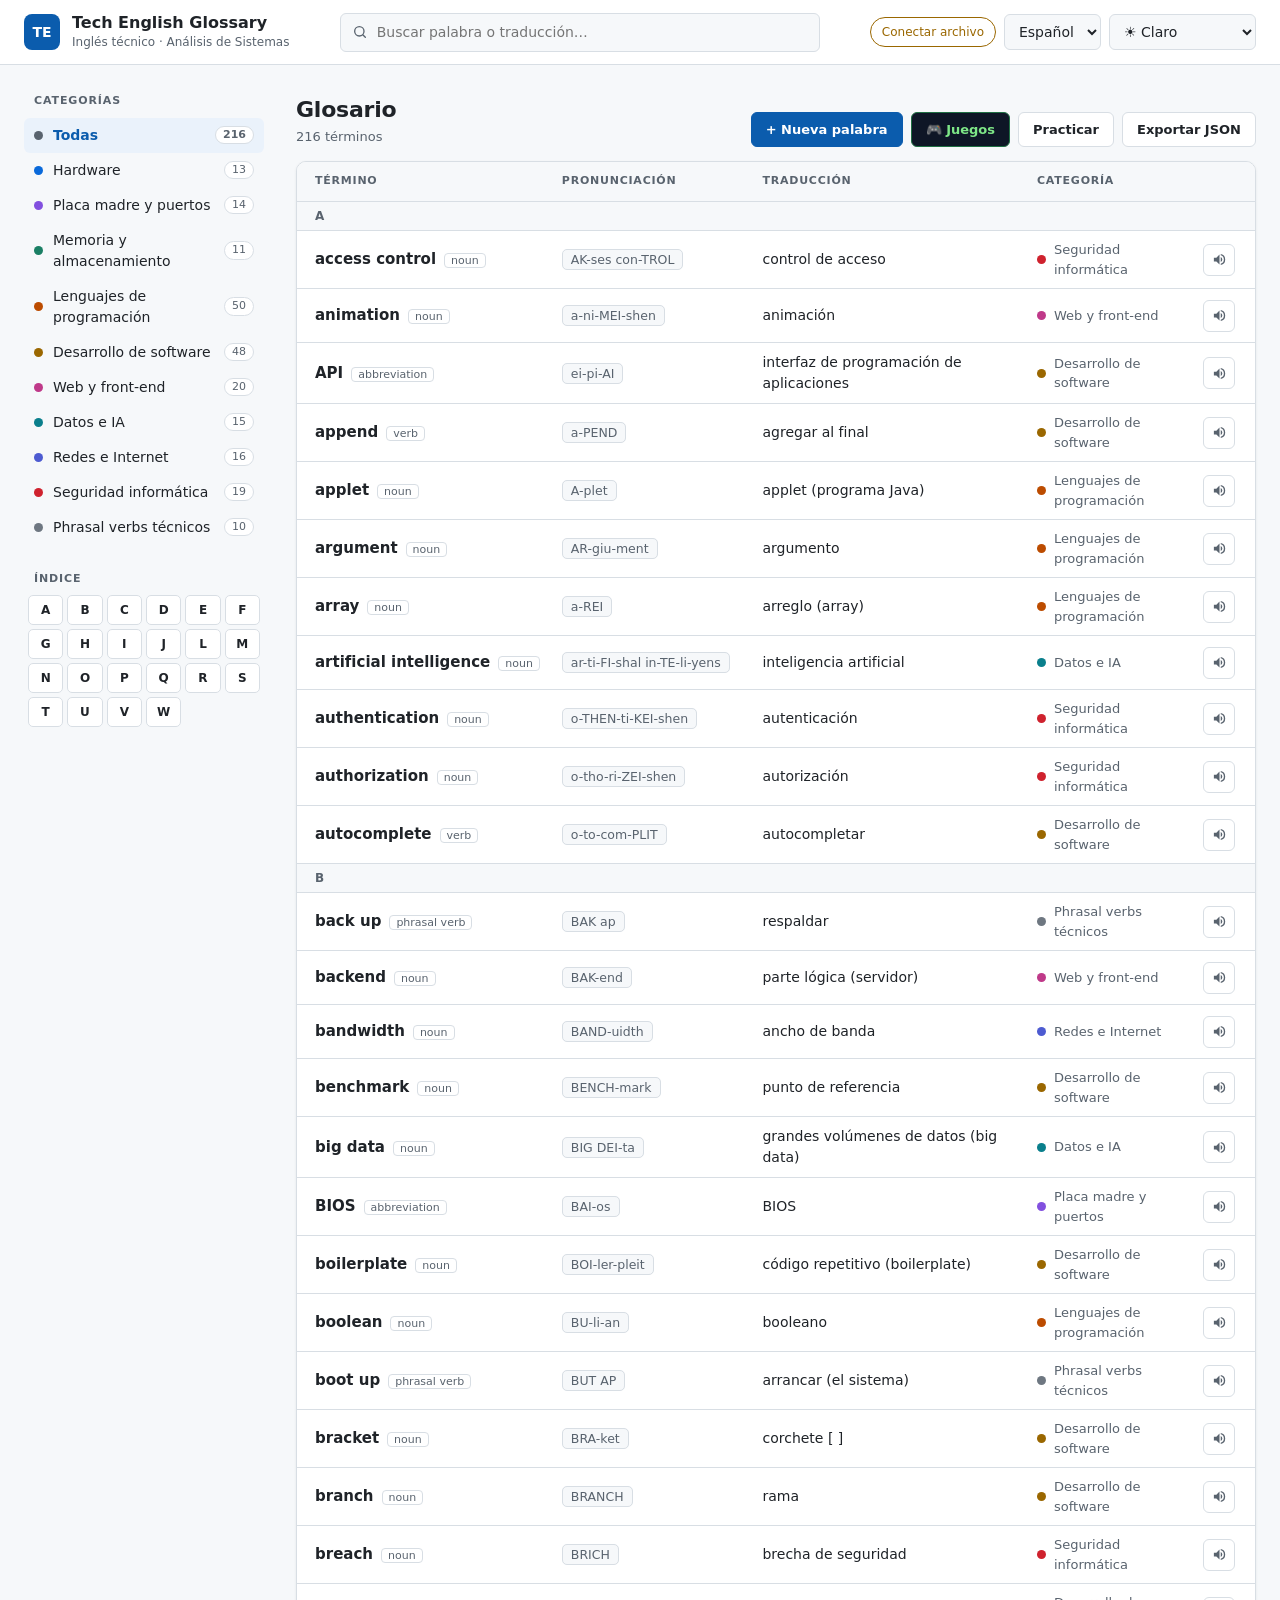
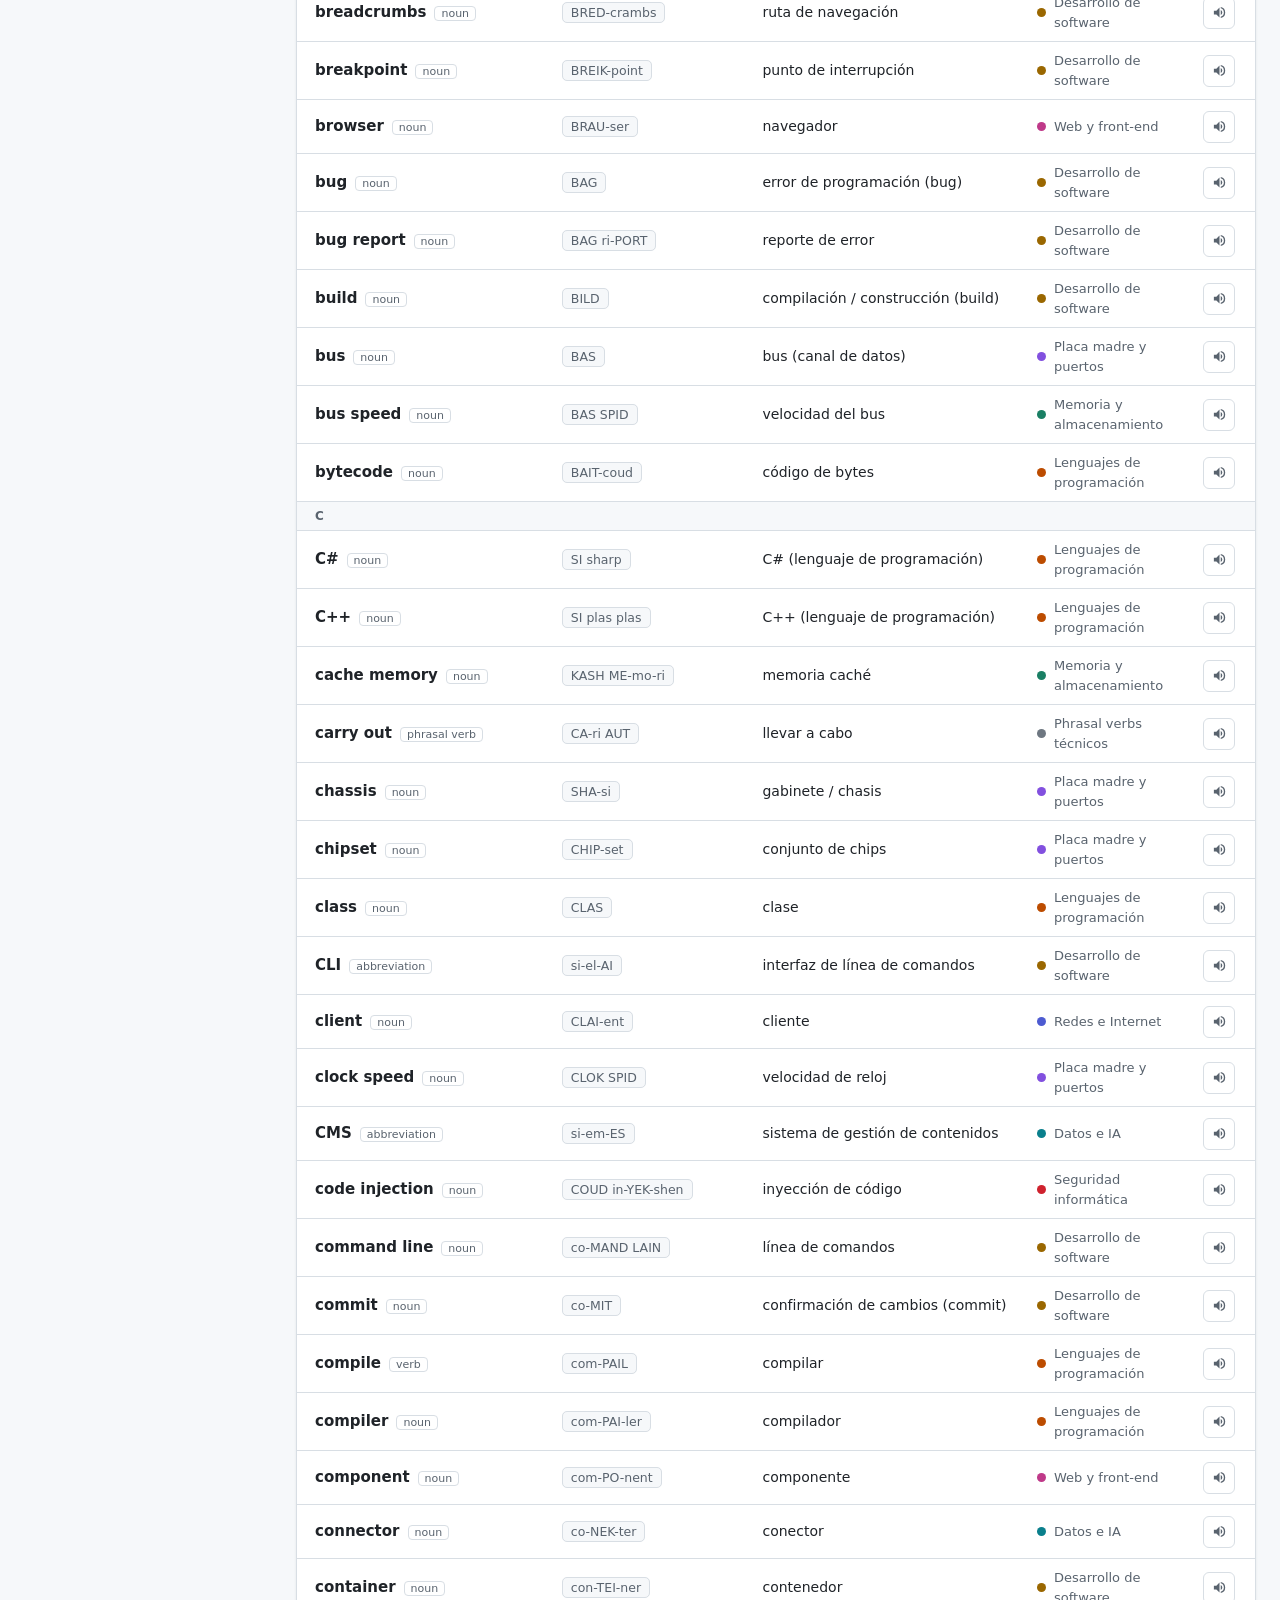
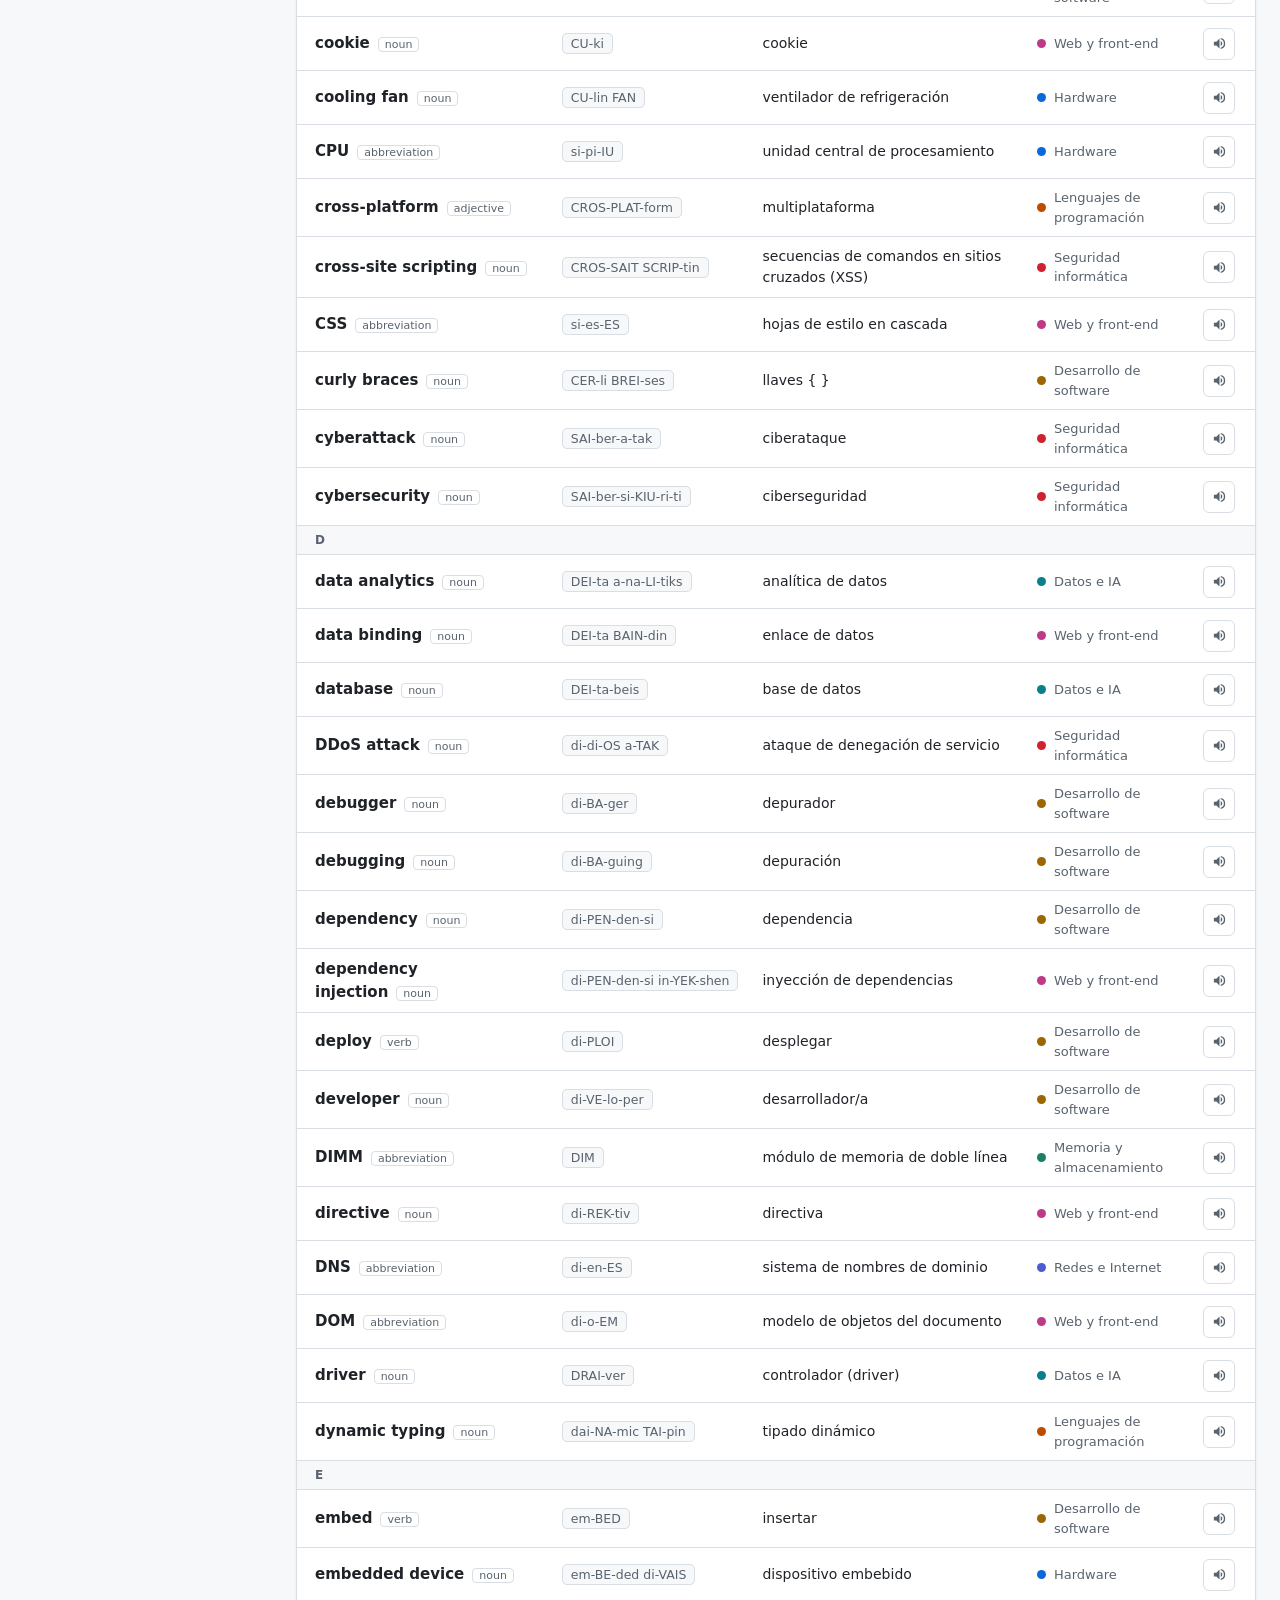
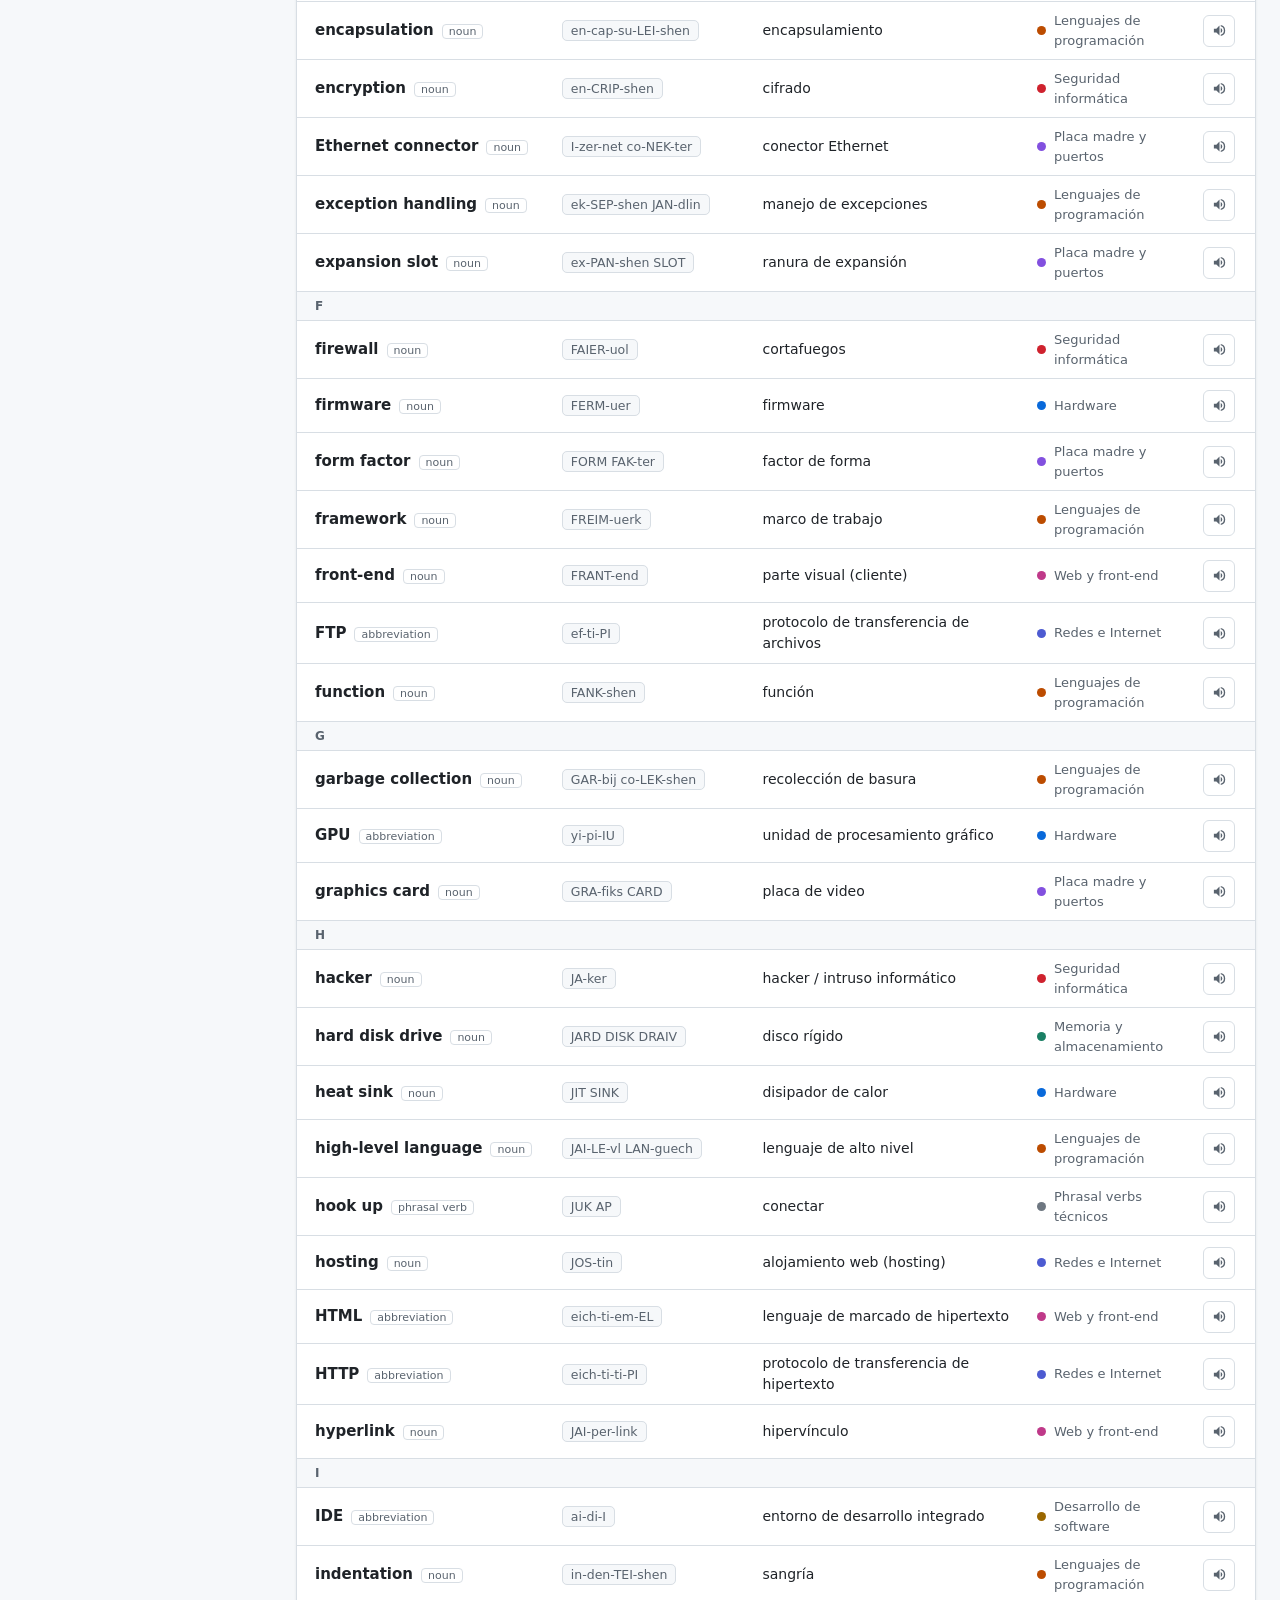
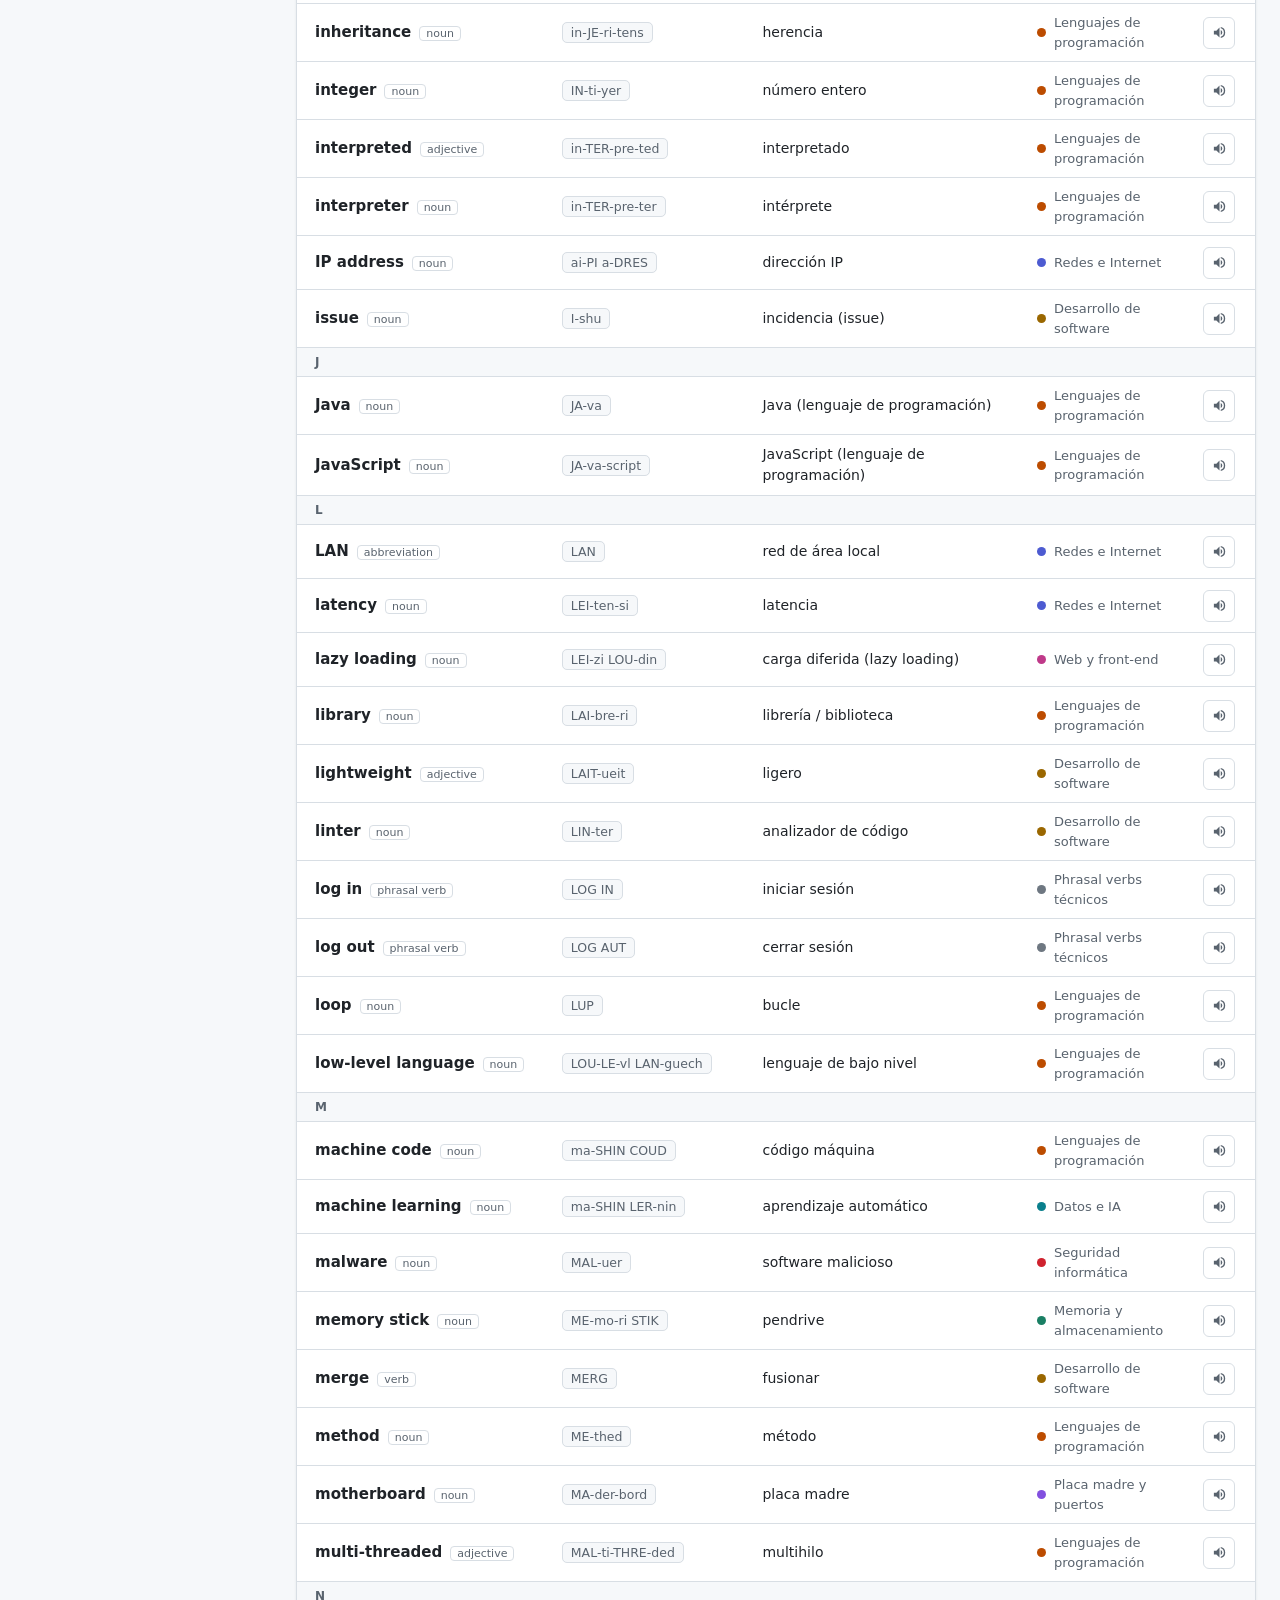
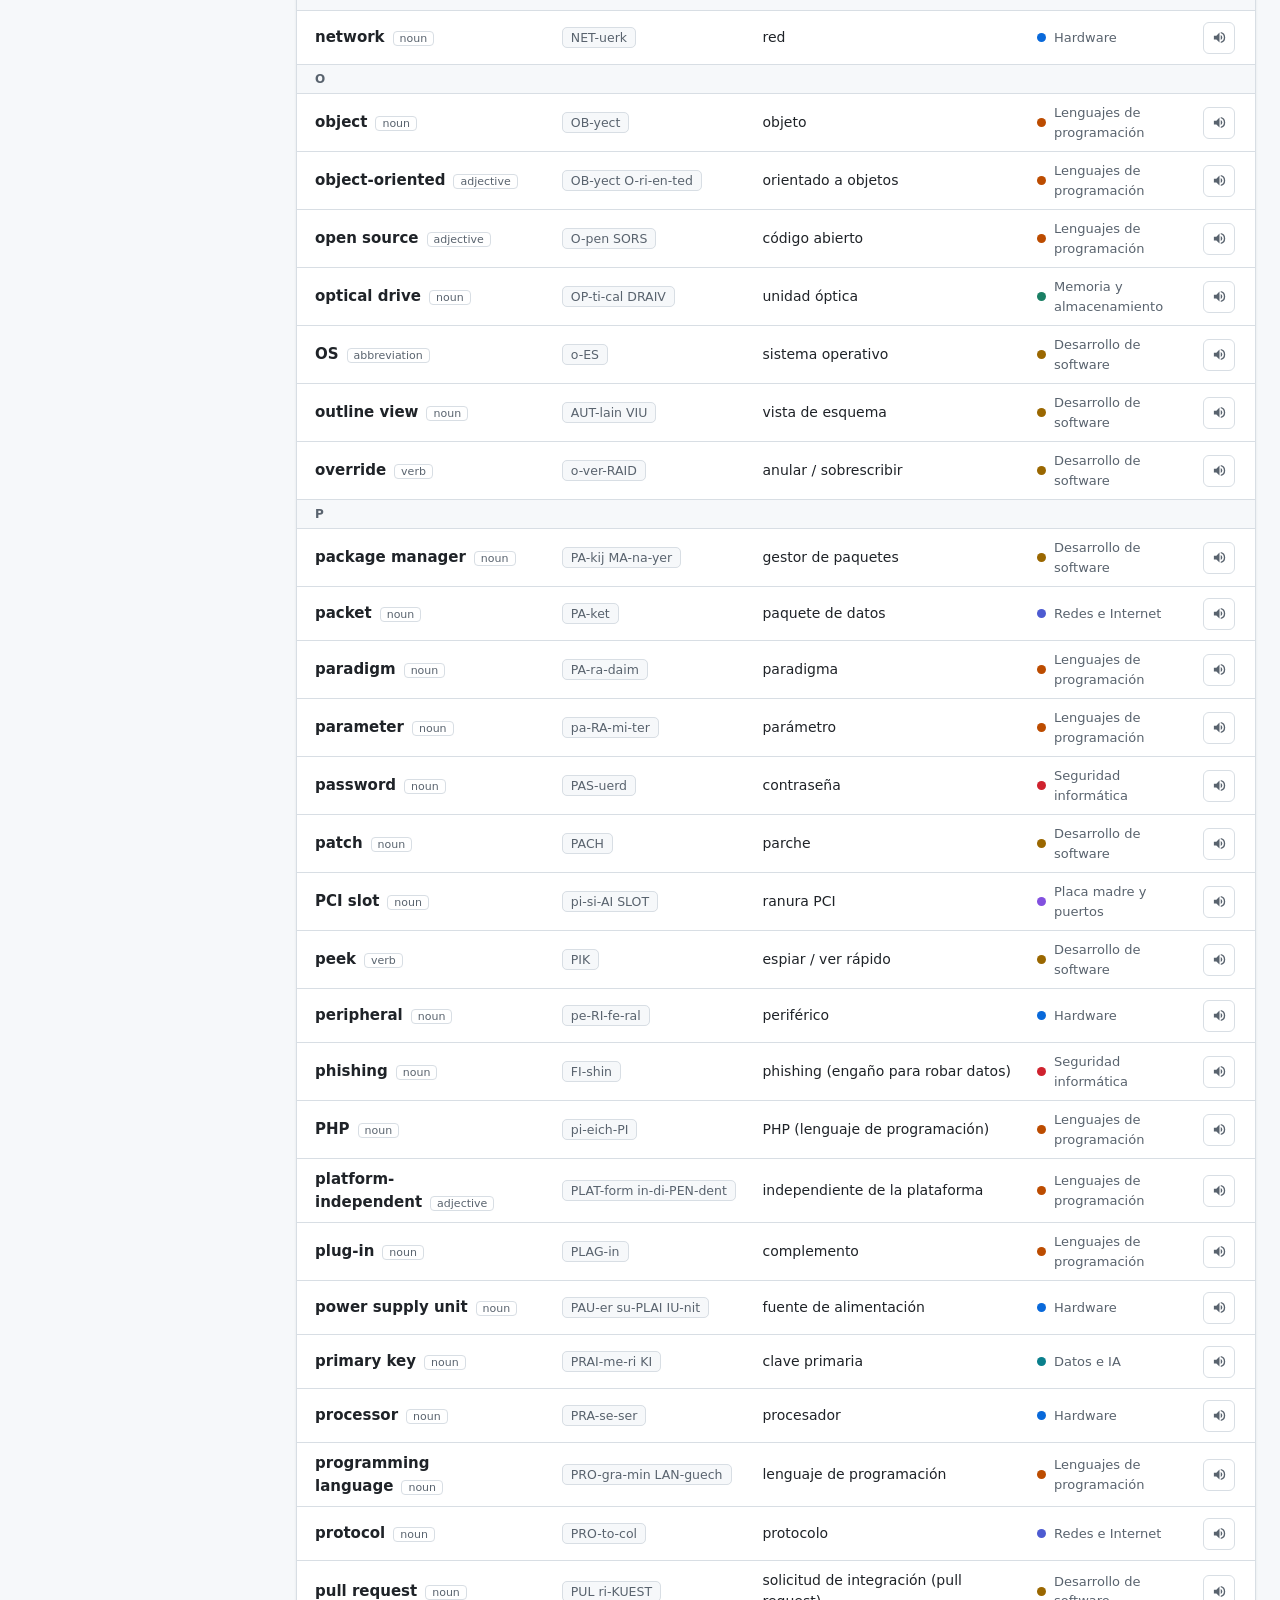
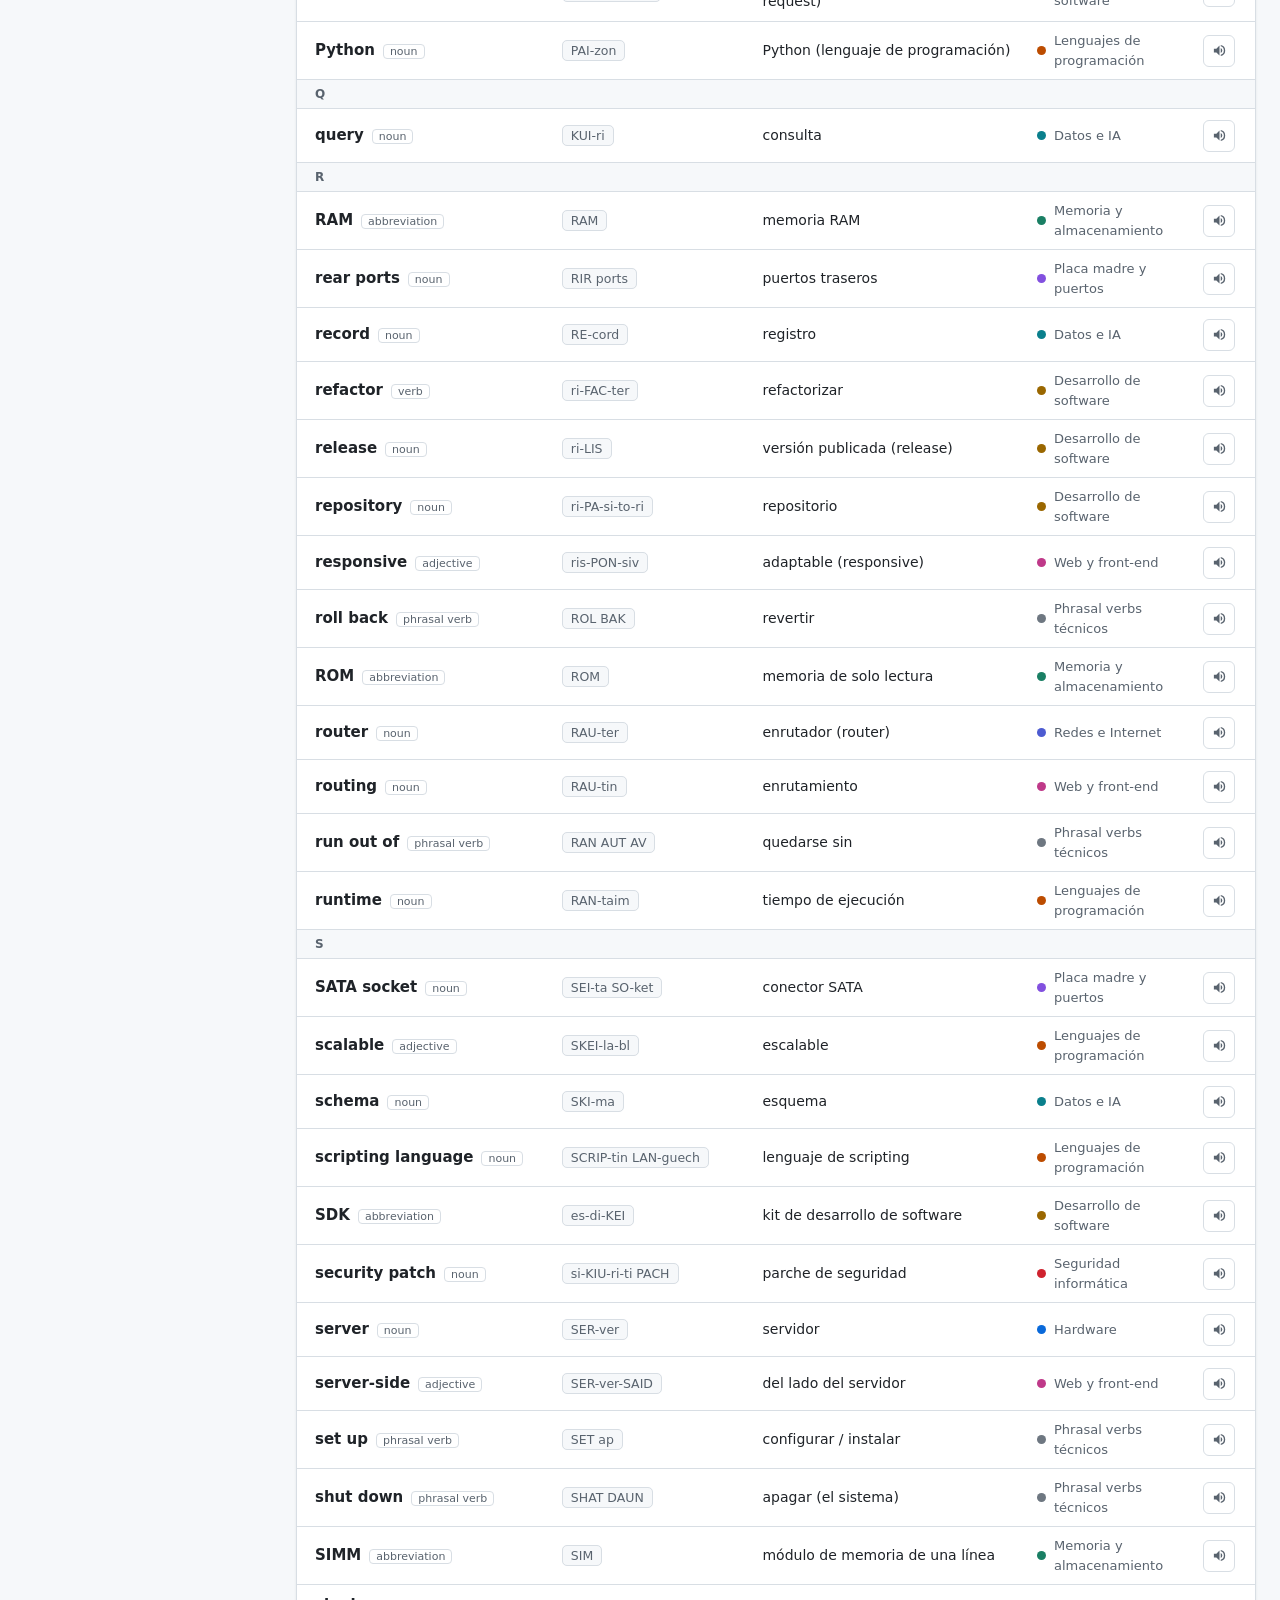
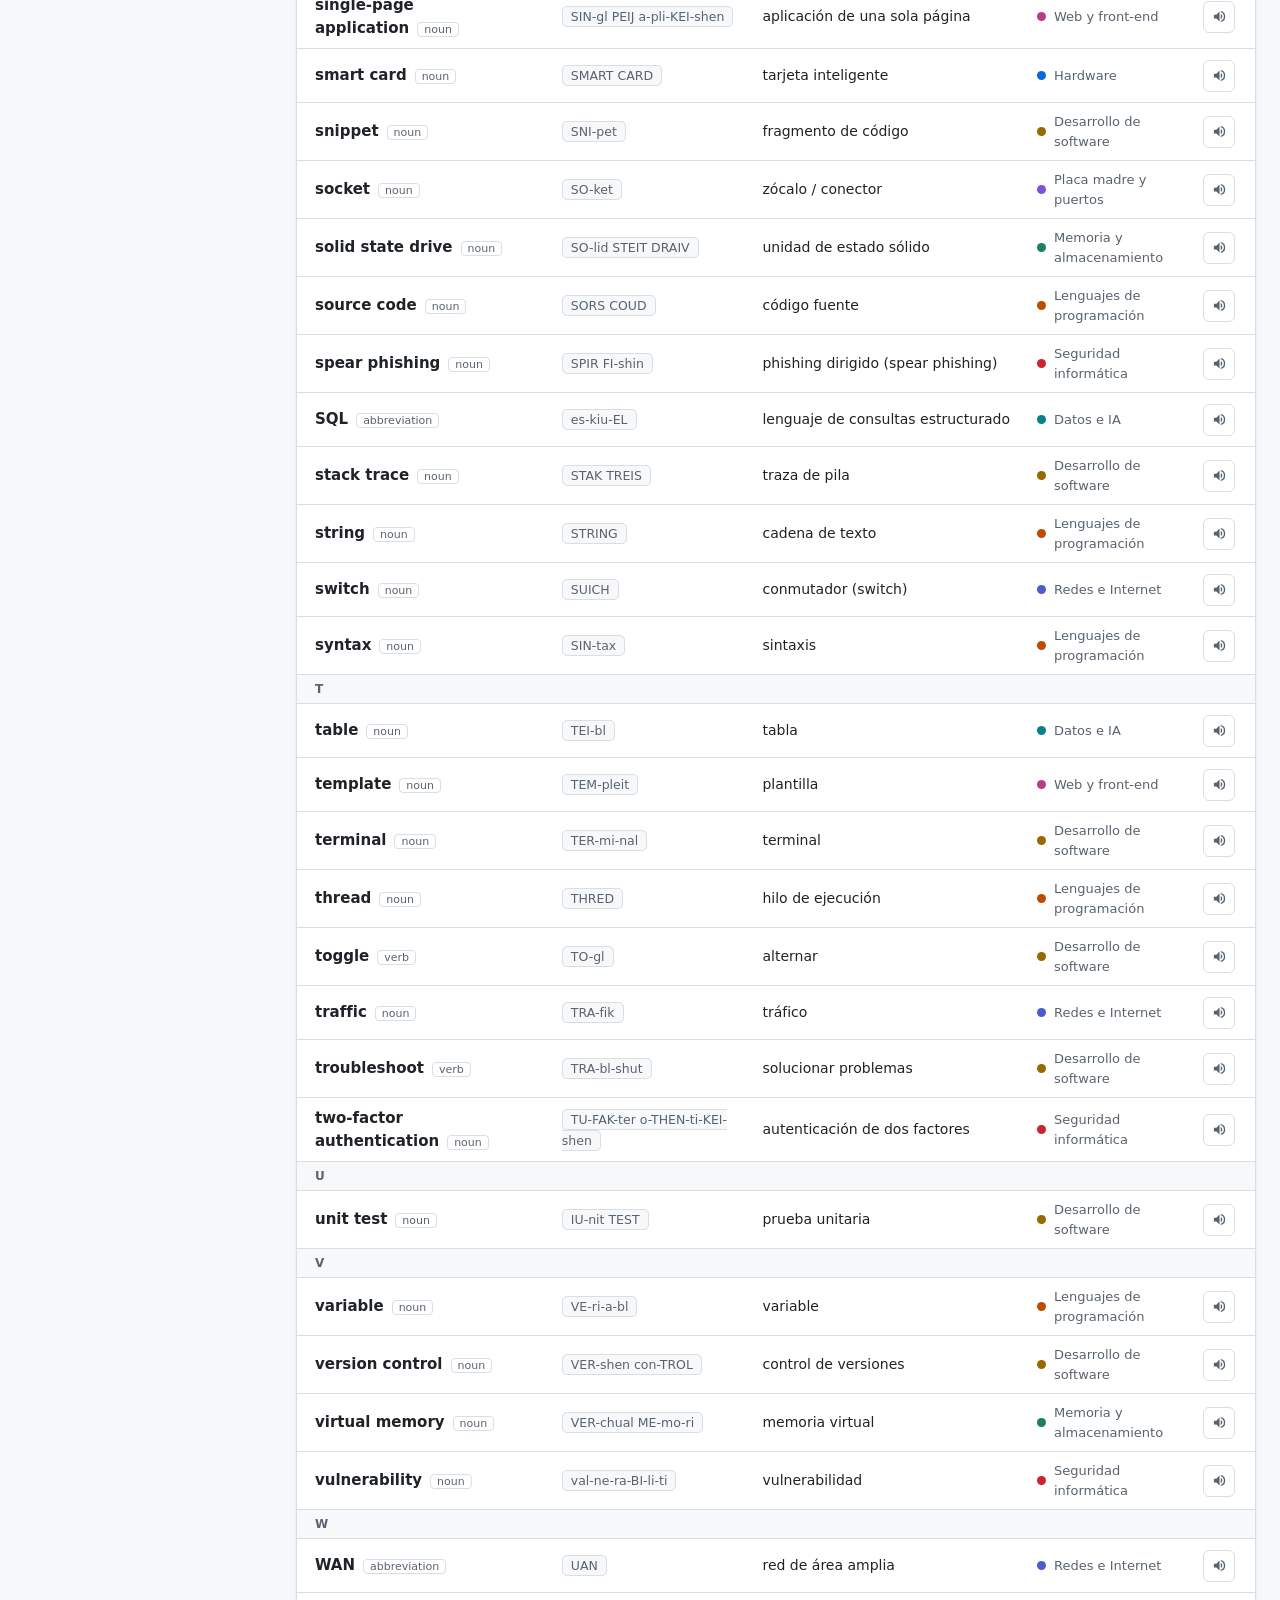
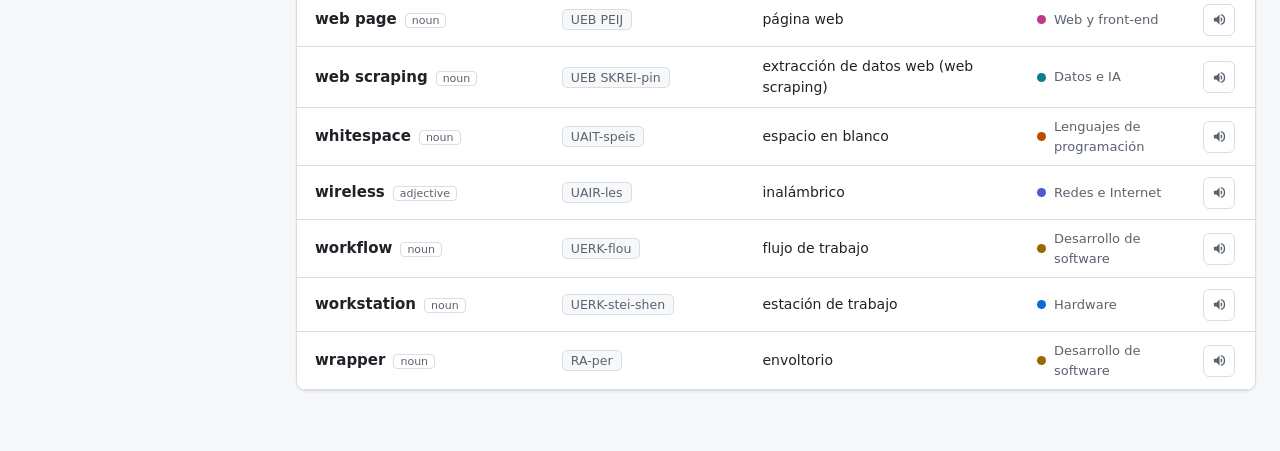
<file: index.html>
<!DOCTYPE html>
<html lang="es">
<head>
<meta charset="utf-8">
<meta name="viewport" content="width=device-width, initial-scale=1">
<title>Tech English Glossary</title>
<script>window.__errs=[];addEventListener("error",function(e){__errs.push(e)});</script>
<link rel="stylesheet" href="css/styles.css">
<link rel="stylesheet" href="css/game.css">
<link rel="stylesheet" href="css/rosco.css">
<link rel="stylesheet" href="css/historia.css">
<link rel="stylesheet" href="css/juegos.css">
<link rel="stylesheet" href="css/temas.css">
</head>
<body>
<header class="top"><div class="bar">
  <div class="brand"><div class="logo">TE</div><div><h1>Tech English Glossary</h1><p data-i18n="subtitle"></p></div></div>
  <div class="search">
    <svg viewBox="0 0 24 24"><circle cx="11" cy="11" r="7"/><path d="M20 20l-3.5-3.5"/></svg>
    <input id="q" type="search">
  </div>
  <div class="tools">
    <button id="fileBtn" class="chip"></button>
    <select id="lang" aria-label="Language"><option value="es">Español</option><option value="en">English</option></select>
    <select id="themeSel" aria-label="Theme"></select>
  </div>
</div></header>
<div class="layout">
  <aside class="side">
    <h3 data-i18n="cats"></h3><nav id="cats"></nav>
    <h3 class="azh" data-i18n="index"></h3><nav id="az" class="az"></nav>
  </aside>
  <main>
    <div class="mhead">
      <div><h2 data-i18n="listTitle"></h2><span id="count" class="muted"></span></div>
      <div class="tools">
        <button id="addBtn" class="btn primary" data-i18n="add"></button>
        <button id="juegosBtn" class="btn play" data-i18n="games"></button>
        <button id="practiceBtn" class="btn" data-i18n="practice"></button>
        <button id="exportBtn" class="btn" data-i18n="export"></button>
      </div>
    </div>
    <div class="table">
      <div class="thead"><span data-i18n="hTerm"></span><span data-i18n="hPron"></span><span data-i18n="hTrans"></span><span data-i18n="hCat"></span><span></span></div>
      <div id="grid"></div>
    </div>
  </main>
</div>
<dialog id="detail"></dialog>
<dialog id="form"></dialog>
<dialog id="cards"></dialog>
<dialog id="juegos"></dialog>
<dialog id="game"></dialog>
<dialog id="rosco"></dialog>
<dialog id="historia"></dialog>
<script src="data/words.js"></script>
<script src="data/juego-uptime.js"></script>
<script src="data/juego-rosco.js"></script>
<script src="data/juego-historia.js"></script>
<script src="data/historia-audios.js"></script>
<script src="js/i18n.js"></script>
<script src="js/spanish.js"></script>
<script src="js/storage.js"></script>
<script src="js/speech.js"></script>
<script src="js/crud.js"></script>
<script src="js/practice.js"></script>
<script src="js/juegos.js"></script>
<script src="js/game.js"></script>
<script src="js/rosco.js"></script>
<script src="js/historia.js"></script>
<script src="js/app.js"></script>
</body>
</html>
</file>
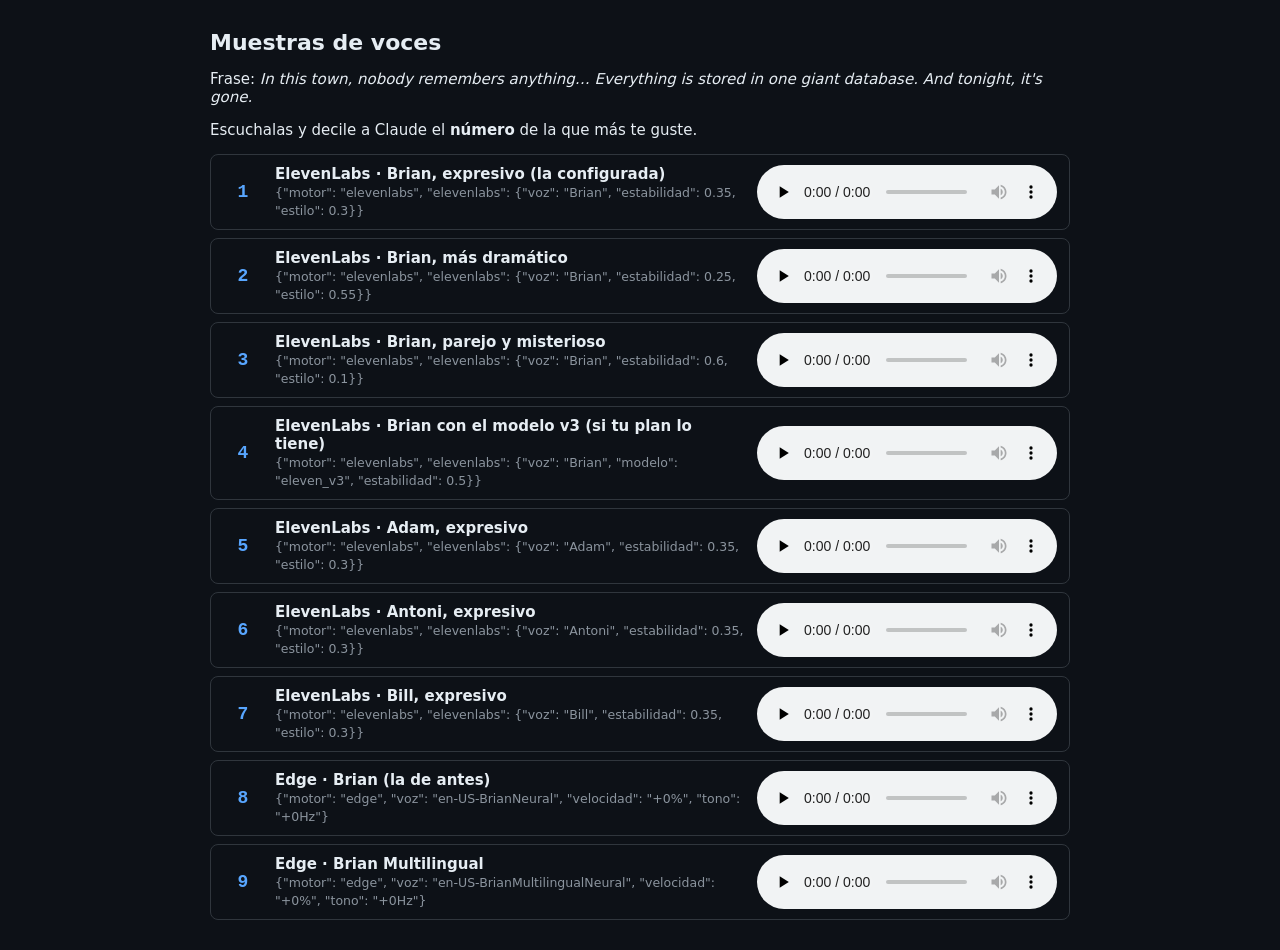
<file: herramientas/muestras/muestras.html>
<!DOCTYPE html><html lang="es"><meta charset="utf-8"><title>Muestras de voces</title>
<style>body{font:15px system-ui,sans-serif;background:#0d1117;color:#e6edf3;max-width:860px;margin:30px auto;padding:0 16px}h1{font-size:22px}.v{display:grid;grid-template-columns:40px 1fr auto;align-items:center;gap:12px;padding:10px 12px;border:1px solid #30363d;border-radius:8px;margin:8px 0}.n{font:700 18px Consolas,monospace;color:#58a6ff;text-align:center}.d b{display:block}.d small{color:#8b949e}.off{opacity:.45}</style>
<h1>Muestras de voces</h1><p>Frase: <i>In this town, nobody remembers anything… Everything is stored in one giant database. And tonight, it's gone.</i></p>
<p>Escuchalas y decile a Claude el <b>número</b> de la que más te guste.</p>
<div class="v"><span class="n">1</span><span class="d"><b>ElevenLabs · Brian, expresivo (la configurada)</b><small>{"motor": "elevenlabs", "elevenlabs": {"voz": "Brian", "estabilidad": 0.35, "estilo": 0.3}}</small></span><audio controls preload="none" src="01-Brian.mp3"></audio></div>
<div class="v"><span class="n">2</span><span class="d"><b>ElevenLabs · Brian, más dramático</b><small>{"motor": "elevenlabs", "elevenlabs": {"voz": "Brian", "estabilidad": 0.25, "estilo": 0.55}}</small></span><audio controls preload="none" src="02-Brian.mp3"></audio></div>
<div class="v"><span class="n">3</span><span class="d"><b>ElevenLabs · Brian, parejo y misterioso</b><small>{"motor": "elevenlabs", "elevenlabs": {"voz": "Brian", "estabilidad": 0.6, "estilo": 0.1}}</small></span><audio controls preload="none" src="03-Brian.mp3"></audio></div>
<div class="v"><span class="n">4</span><span class="d"><b>ElevenLabs · Brian con el modelo v3 (si tu plan lo tiene)</b><small>{"motor": "elevenlabs", "elevenlabs": {"voz": "Brian", "modelo": "eleven_v3", "estabilidad": 0.5}}</small></span><audio controls preload="none" src="04-Brian.mp3"></audio></div>
<div class="v"><span class="n">5</span><span class="d"><b>ElevenLabs · Adam, expresivo</b><small>{"motor": "elevenlabs", "elevenlabs": {"voz": "Adam", "estabilidad": 0.35, "estilo": 0.3}}</small></span><audio controls preload="none" src="05-Adam.mp3"></audio></div>
<div class="v"><span class="n">6</span><span class="d"><b>ElevenLabs · Antoni, expresivo</b><small>{"motor": "elevenlabs", "elevenlabs": {"voz": "Antoni", "estabilidad": 0.35, "estilo": 0.3}}</small></span><audio controls preload="none" src="06-Antoni.mp3"></audio></div>
<div class="v"><span class="n">7</span><span class="d"><b>ElevenLabs · Bill, expresivo</b><small>{"motor": "elevenlabs", "elevenlabs": {"voz": "Bill", "estabilidad": 0.35, "estilo": 0.3}}</small></span><audio controls preload="none" src="07-Bill.mp3"></audio></div>
<div class="v"><span class="n">8</span><span class="d"><b>Edge · Brian (la de antes)</b><small>{"motor": "edge", "voz": "en-US-BrianNeural", "velocidad": "+0%", "tono": "+0Hz"}</small></span><audio controls preload="none" src="08-en-US-BrianNeural.mp3"></audio></div>
<div class="v"><span class="n">9</span><span class="d"><b>Edge · Brian Multilingual</b><small>{"motor": "edge", "voz": "en-US-BrianMultilingualNeural", "velocidad": "+0%", "tono": "+0Hz"}</small></span><audio controls preload="none" src="09-en-US-BrianMultilingualNeural.mp3"></audio></div>
</file>
<file: css/styles.css>
:root{--bg:#f6f8fa;--sf:#fff;--tx:#1f2328;--mu:#59636e;--bd:#d8dee4;--ac:#0b5cad;--lk:#0b5cad;--soft:#eaf2fb;--row:#f6f8fa;--er:#cf222e;--ok:#1a7f37;--wn:#9a6700;--sh:0 1px 3px rgba(31,35,40,.08);color-scheme:light}
[data-theme=dark]{--bg:#0d1117;--sf:#151b23;--tx:#e6edf3;--mu:#8d96a0;--bd:#2f3742;--ac:#1f6feb;--lk:#58a6ff;--soft:#16273d;--row:#1b222c;--er:#ff7b72;--ok:#3fb950;--wn:#d29922;--sh:none;color-scheme:dark}
[data-c=hardware]{--c:#0969da}[data-c=ports]{--c:#8250df}[data-c=memory]{--c:#1a7f64}[data-c=langs]{--c:#bc4c00}[data-c=dev]{--c:#9a6700}
[data-c=web]{--c:#bf3989}[data-c=data]{--c:#0a7f8c}[data-c=networks]{--c:#4d5bd1}[data-c=security]{--c:#cf222e}[data-c=phrasal]{--c:#6e7781}
*{box-sizing:border-box}
html{scroll-behavior:smooth}
body{margin:0;background:var(--bg);color:var(--tx);font:14px/1.5 "Segoe UI",Inter,system-ui,-apple-system,Roboto,Arial,sans-serif}
button,input,select{font:inherit}
.top{position:sticky;top:0;z-index:5;background:var(--sf);border-bottom:1px solid var(--bd)}
.bar{display:flex;align-items:center;gap:24px;height:64px;max-width:1280px;margin:0 auto;padding:0 24px}
.brand{display:flex;align-items:center;gap:12px;min-width:0}
.logo{width:36px;height:36px;border-radius:8px;background:var(--ac);color:#fff;display:grid;place-items:center;font-weight:700;font-size:14px;flex:none}
.brand h1{margin:0;font-size:16px;font-weight:650;line-height:1.2;white-space:nowrap}
.brand p{margin:0;font-size:12px;color:var(--mu)}
.search{position:relative;flex:1;max-width:480px;margin:0 auto}
.search svg{position:absolute;left:12px;top:50%;transform:translateY(-50%);width:16px;height:16px;fill:none;stroke:var(--mu);stroke-width:2;stroke-linecap:round}
input,select{color:var(--tx);background:var(--bg);border:1px solid var(--bd);border-radius:6px;padding:8px 10px}
#q{width:100%;padding-left:36px}
input:focus,select:focus,button:focus-visible,.row:focus-visible{outline:2px solid var(--lk);outline-offset:1px}
.tools,.actions,.audio{display:flex;gap:8px;align-items:center}
.chip{font-size:12px;padding:5px 11px;border-radius:999px;border:1px solid var(--bd);background:var(--sf);color:var(--mu);cursor:pointer;white-space:nowrap}
.chip.ok{color:var(--ok);border-color:var(--ok)}.chip.warn{color:var(--wn);border-color:var(--wn)}
.icon{border:1px solid var(--bd);background:var(--sf);color:var(--mu);width:32px;height:32px;border-radius:6px;cursor:pointer;display:grid;place-items:center;flex:none;font-size:15px}
.icon:hover{background:var(--soft);color:var(--lk)}
.icon svg{width:15px;height:15px;fill:currentColor;pointer-events:none}
.icon.sm{width:24px;height:24px;display:inline-grid;vertical-align:middle}
.btn{font-size:13px;font-weight:600;padding:7px 14px;border-radius:6px;border:1px solid var(--bd);background:var(--sf);color:var(--tx);cursor:pointer}
.btn:hover{background:var(--soft)}
.btn.primary{background:var(--ac);border-color:var(--ac);color:#fff}
.btn.primary:hover{filter:brightness(1.1)}
.layout{display:grid;grid-template-columns:240px minmax(0,1fr);gap:32px;max-width:1280px;margin:0 auto;padding:28px 24px 60px}
.side{position:sticky;top:92px;align-self:start;max-height:calc(100vh - 112px);overflow:auto}
.side h3{margin:0 0 8px;padding:0 10px;font-size:11px;letter-spacing:.08em;text-transform:uppercase;color:var(--mu)}
.azh{margin-top:26px!important}
.catb{display:flex;align-items:center;gap:10px;width:100%;padding:7px 10px;border:0;background:none;border-radius:6px;color:var(--tx);cursor:pointer;text-align:left}
.catb:hover{background:var(--row)}
.catb.on{background:var(--soft);color:var(--lk);font-weight:600}
.catb .nm{flex:1}
.catb .n{font-size:11px;color:var(--mu);background:var(--sf);border:1px solid var(--bd);border-radius:10px;padding:0 7px}
.dot{width:9px;height:9px;border-radius:50%;background:var(--c,var(--mu));flex:none}
.az{display:grid;grid-template-columns:repeat(6,1fr);gap:4px;padding:0 4px}
.az a{text-align:center;padding:5px 0;border:1px solid var(--bd);border-radius:5px;background:var(--sf);color:var(--tx);text-decoration:none;font-weight:600;font-size:12px}
.az a:hover{border-color:var(--lk);color:var(--lk)}
.mhead{display:flex;justify-content:space-between;align-items:flex-end;gap:12px;margin-bottom:14px;flex-wrap:wrap}
.mhead h2{margin:0;font-size:22px;letter-spacing:-.01em}
.muted{color:var(--mu);font-size:13px}
.table{background:var(--sf);border:1px solid var(--bd);border-radius:10px;box-shadow:var(--sh);overflow:hidden}
.thead,.row{display:grid;grid-template-columns:minmax(0,1.25fr) minmax(0,1fr) minmax(0,1.4fr) 150px 34px;gap:16px;align-items:center;padding:0 18px}
.thead{height:40px;background:var(--row);border-bottom:1px solid var(--bd);font-size:11px;font-weight:600;letter-spacing:.07em;text-transform:uppercase;color:var(--mu)}
.letter{background:var(--row);color:var(--mu);font-weight:700;font-size:12px;letter-spacing:.1em;padding:5px 18px;border-bottom:1px solid var(--bd);scroll-margin-top:84px}
.row{min-height:54px;padding-top:9px;padding-bottom:9px;border-bottom:1px solid var(--bd);cursor:pointer;box-shadow:inset 3px 0 0 transparent;transition:background .1s}
.row:hover{background:var(--soft);box-shadow:inset 3px 0 0 var(--c,var(--lk))}
.term b{font-weight:600;font-size:15px}
.term i{font-style:normal;font-size:11px;color:var(--mu);border:1px solid var(--bd);border-radius:4px;padding:0 6px;margin-left:8px}
.pron span{font-size:12.5px;color:var(--mu);background:var(--bg);border:1px solid var(--bd);border-radius:5px;padding:2px 8px}
.cat{display:flex;align-items:center;gap:8px;font-size:13px;color:var(--mu)}
@media(max-width:900px){
  .bar{height:auto;flex-wrap:wrap;padding:12px 16px;gap:12px}.search{order:3;flex-basis:100%;max-width:none}
  .layout{grid-template-columns:1fr;gap:16px;padding:16px}.side{position:static;max-height:none}.az,.azh{display:none}
  #cats{display:flex;flex-wrap:wrap;gap:6px}.catb{width:auto;border:1px solid var(--bd);background:var(--sf)}
  .thead{display:none}.row{grid-template-columns:minmax(0,1fr) 34px}.row>*:not(.term):not(.icon){grid-column:1}
}
dialog{border:1px solid var(--bd);border-radius:12px;background:var(--sf);color:var(--tx);padding:28px;width:min(520px,92vw);box-shadow:0 20px 60px rgba(0,0,0,.3)}
dialog::backdrop{background:rgba(13,17,23,.55)}
#detail{margin:0 0 0 auto;height:100vh;max-height:100vh;width:min(460px,100vw);border-radius:0;border-width:0 0 0 1px;animation:slide .18s ease-out}
@keyframes slide{from{transform:translateX(24px);opacity:0}}
.dhead{display:flex;justify-content:space-between;align-items:flex-start;gap:12px;margin-bottom:12px}
.dhead h2{margin:0;font-size:28px;letter-spacing:-.02em}
.pron.big{font-size:15px;color:var(--mu);margin-top:2px}
.es.big{font-size:22px;font-weight:600}
.audio{margin:14px 0;flex-wrap:wrap}
.meta{display:flex;gap:8px;flex-wrap:wrap;margin:10px 0}
.tag{font-size:12px;padding:2px 9px;border:1px solid var(--bd);border-radius:999px;color:var(--mu)}
.box{border-left:3px solid var(--ac);background:var(--bg);border-radius:0 6px 6px 0;padding:10px 14px;margin:16px 0}
.box p{margin:0 0 4px}
.actions{justify-content:flex-end;margin-top:22px}
label{display:block;font-size:13px;font-weight:600;margin-bottom:10px}
label input,label select{width:100%;margin-top:4px;font-weight:400}
.err{color:var(--er);margin:0;min-height:1em;font-size:13px}
.flash{text-align:center;padding:36px 12px;min-height:200px;cursor:pointer;border:1px solid var(--bd);border-radius:8px;background:var(--bg)}
.flash h2{font-size:34px;margin:0}
.danger{color:var(--er);border-color:var(--er)}
</file>
<file: css/game.css>
.btn.play{background:#0e1626;border-color:#1f6f43;color:#7ee787}
.btn.play:hover{background:#12213a}
#game{width:min(1040px,96vw);height:min(780px,94vh);max-height:none;padding:0;background:#0a0f1a;color:#d7e3f4;border:1px solid #243249;border-radius:12px;overflow:hidden;flex-direction:column;font-family:"Segoe UI",system-ui,sans-serif}
#game[open]{display:flex}
#game::backdrop{background:rgba(3,6,12,.82)}
.g-top{display:flex;align-items:center;gap:26px;padding:12px 18px;background:#0e1626;border-bottom:1px solid #1d2a40;flex-wrap:wrap}
.g-stat span,.g-grid span{display:block;font-size:10px;letter-spacing:.14em;color:#7d8da6}
.g-stat b{font:700 22px ui-monospace,Consolas,monospace;color:#e8f1ff}
.g-up{flex:1;min-width:150px;max-width:280px}
.g-meter{height:10px;border-radius:5px;background:#18243a;overflow:hidden;margin-top:8px}
.g-meter i{display:block;height:100%;width:100%;background:#3fb950;transition:width .25s,background .25s}
.g-meter i.mid{background:#d29922}.g-meter i.low{background:#f85149}
.g-btns{margin-left:auto;display:flex;gap:8px}
.g-btns button{width:34px;height:34px;border-radius:6px;border:1px solid #2b3b57;background:#121c2f;color:#b7c6dd;cursor:pointer;font-size:13px}
.g-btns button.off{opacity:.4}
.g-field{position:relative;flex:1;overflow:hidden;cursor:text;background-color:#0a0f1a;background-image:linear-gradient(rgba(88,166,255,.06) 1px,transparent 1px),linear-gradient(90deg,rgba(88,166,255,.06) 1px,transparent 1px);background-size:32px 32px}
.g-field.shake{animation:gshake .3s}
@keyframes gshake{25%{transform:translateX(-7px)}75%{transform:translateX(7px)}}
.g-line{position:absolute;left:0;right:0;bottom:92px;border-top:1px dashed rgba(248,81,73,.35)}
.g-server{position:absolute;left:50%;bottom:10px;width:190px;transform:translateX(-50%);display:grid;gap:4px}
.g-server i{display:block;height:20px;border-radius:4px;background:#16233a;border:1px solid #2b4268;position:relative}
.g-server i::after{content:"";position:absolute;right:8px;top:6px;width:6px;height:6px;border-radius:50%;background:#3fb950;box-shadow:0 0 6px #3fb950}
.g-server i::before{content:"";position:absolute;left:8px;top:8px;width:60px;height:3px;border-radius:2px;background:#2b4268}
.g-server.dmg i::after{background:#f85149;box-shadow:0 0 8px #f85149}
.bug{position:absolute;left:0;top:0;display:flex;align-items:center;gap:8px;padding:6px 12px 6px 8px;background:#13213a;border:1px solid #2b4268;border-radius:8px;font-weight:600;font-size:14px;white-space:nowrap;will-change:transform;box-shadow:0 4px 14px rgba(0,0,0,.45);cursor:pointer}
.bug svg{width:18px;height:18px;color:#ff7b72;flex:none}
.bug em{font-style:normal;color:#7d8da6;font-size:12px;margin-left:4px}
.bug.heal{border-color:#3fb950}.bug.heal svg{color:#3fb950}
.bug.nuke{border-color:#f0b429}.bug.nuke svg{color:#f0b429}
.bug.t{border-color:#58a6ff;box-shadow:0 0 0 2px rgba(88,166,255,.4),0 4px 14px rgba(0,0,0,.45)}
.bug.ok{background:#0d2f1d;border-color:#3fb950;color:#b9f6ca;animation:gpop .9s forwards;cursor:default}
.bug.ok small{color:#7ee787;font:12px ui-monospace,Consolas,monospace}
.bug.ok i{font-style:normal;color:#f0b429;font-weight:700}
@keyframes gpop{to{opacity:0;margin-top:-34px}}
.g-splat{position:absolute;bottom:100px;transform:translateX(-50%);background:#3a1212;border:1px solid #f85149;color:#ffb4ae;padding:6px 12px;border-radius:8px;font-weight:600;white-space:nowrap;animation:gpop 2.2s forwards;pointer-events:none}
.g-splat small{margin-left:8px;opacity:.8;font-family:ui-monospace,Consolas,monospace}
.g-wave{position:absolute;top:16%;left:0;right:0;text-align:center;font:800 38px ui-monospace,Consolas,monospace;letter-spacing:.2em;color:#58a6ff;opacity:0;pointer-events:none}
.g-wave.go{animation:gwave 1.6s}
@keyframes gwave{20%{opacity:1}80%{opacity:1}100%{opacity:0;transform:scale(1.12)}}
.g-bar{display:flex;align-items:center;gap:10px;padding:12px 18px;background:#0e1626;border-top:1px solid #1d2a40}
.g-bar b{color:#7ee787;font:700 18px ui-monospace,Consolas,monospace}
#gin{flex:1;min-width:0;background:#0a1220;border:1px solid #2b3b57;color:#e8f1ff;border-radius:6px;padding:10px 12px;font:600 18px ui-monospace,Consolas,monospace}
#gin:focus{outline:2px solid #58a6ff;border-color:transparent}
#gin.bad{outline:2px solid #f85149;border-color:transparent}
.g-keys{color:#7d8da6;font-size:12px}
.g-ov{position:absolute;inset:0;background:rgba(6,10,18,.92);display:grid;place-items:center;padding:20px;overflow:auto;z-index:3}
.g-ov[hidden]{display:none}
.g-card{width:min(620px,100%);text-align:center}
.g-h{margin:0;font:800 42px ui-monospace,Consolas,monospace;letter-spacing:.14em;color:#58a6ff}
.g-h.bad{color:#f85149;font-size:32px}
.g-sub{color:#9fb0c8;margin:6px 0 16px}
.g-how{text-align:left;color:#b9c8dd;font-size:14px;margin:0 auto 18px;display:grid;gap:6px;max-width:470px}
.g-how div::before{content:"›";color:#58a6ff;margin-right:8px}
.g-row{display:flex;gap:10px;justify-content:center;align-items:center;flex-wrap:wrap;margin-bottom:14px}
.g-row select{background:#0a1220;color:#e8f1ff;border:1px solid #2b3b57;border-radius:6px;padding:8px 10px}
.g-seg{display:inline-flex;border:1px solid #2b3b57;border-radius:6px;overflow:hidden}
.g-seg button{background:#0a1220;color:#9fb0c8;border:0;padding:8px 14px;cursor:pointer;font-weight:600}
.g-seg button.on{background:#1f6feb;color:#fff}
.g-btn{background:#121c2f;color:#d7e3f4;border:1px solid #2b3b57;border-radius:6px;padding:10px 22px;font-weight:700;cursor:pointer;margin:0 4px}
.g-btn.primary{background:#238636;border-color:#2ea043;color:#fff}
.g-btn:hover{filter:brightness(1.15)}
.g-grid{display:grid;grid-template-columns:repeat(4,1fr);gap:10px;margin:14px 0}
.g-grid div{background:#101a2c;border:1px solid #1d2a40;border-radius:8px;padding:10px}
.g-grid b{font:700 22px ui-monospace,Consolas,monospace}
.g-card h4{margin:16px 0 8px;font-size:12px;letter-spacing:.12em;text-transform:uppercase;color:#7d8da6}
.g-list{max-height:190px;overflow:auto;text-align:left;border:1px solid #1d2a40;border-radius:8px;margin-bottom:18px}
.g-mi{display:grid;grid-template-columns:1.2fr 1fr 1.2fr 32px;gap:10px;align-items:center;padding:7px 12px;border-bottom:1px solid #1d2a40;font-size:13px}
.g-mi i{color:#7d8da6;font-style:normal;font-family:ui-monospace,Consolas,monospace}
.g-sp{background:#121c2f;border:1px solid #2b3b57;border-radius:6px;color:#9fb0c8;cursor:pointer;height:28px}
.g-sp svg,.g-seg svg,.bug svg.sp{width:14px;height:14px;fill:currentColor;vertical-align:-2px}
.g-badge{display:inline-block;background:#3a2c08;border:1px solid #d29922;color:#f0c75e;border-radius:999px;padding:3px 14px;font-weight:700;font-size:13px}
@media(max-width:700px){.g-grid{grid-template-columns:repeat(2,1fr)}.g-keys{display:none}.g-top{gap:14px}}
/* Direcciones de traducción (ES→EN, EN→ES, mixto) */
.g-lbl{color:#9fb0c8;font-size:13px;font-weight:600}
.g-note{font-size:12px;color:#7d8da6;margin-top:-6px}
.bug u{text-decoration:none;font-size:10px;font-weight:700;letter-spacing:.04em;padding:1px 5px;border-radius:4px;margin-right:6px;background:#1f6feb;color:#fff;vertical-align:1px}
.bug.en u{background:#8957e5}
.bug.en:not(.heal):not(.nuke){border-color:#5a3d8f}
</file>
<file: css/rosco.css>
/* EL ROSCO — reutiliza .g-card, .g-btn, .g-seg, .g-how, etc. de game.css */
#rosco{width:min(1040px,96vw);height:min(760px,94vh);max-height:none;padding:0;background:radial-gradient(ellipse at 30% 40%,#0f2a5c 0%,#071330 55%,#040a1c 100%);color:#e6efff;border:1px solid #23407a;border-radius:12px;overflow:hidden;flex-direction:column;font-family:"Segoe UI",system-ui,sans-serif;position:relative}
#rosco[open]{display:flex}
#rosco::backdrop{background:rgba(2,5,14,.85)}
.r-top{display:flex;align-items:center;padding:10px 14px;border-bottom:1px solid rgba(88,140,255,.2)}
.r-logo{font:800 18px ui-monospace,Consolas,monospace;letter-spacing:.2em;color:#ffd33d}
.r-body{flex:1;display:grid;grid-template-columns:minmax(0,1fr) minmax(0,1fr);gap:22px;align-items:center;padding:18px 26px;min-height:0}
.r-wheel{position:relative;width:min(100%,62vh,470px);aspect-ratio:1;margin:auto}
.r-l{position:absolute;width:11%;aspect-ratio:1;transform:translate(-50%,-50%);border-radius:50%;display:grid;place-items:center;font-weight:800;font-size:clamp(12px,2.1vh,18px);background:#1f6feb;color:#fff;border:2px solid #79b8ff;box-shadow:0 0 10px rgba(31,111,235,.6);transition:background .25s,transform .25s}
.r-l.passed{background:#1f6feb;opacity:.85}
.r-l.ok{background:#2ea043;border-color:#7ee787;box-shadow:0 0 12px rgba(46,160,67,.7)}
.r-l.bad{background:#da3633;border-color:#ff9a95;box-shadow:0 0 12px rgba(218,54,51,.7)}
.r-l.cur{background:#ffd33d;color:#1b1f23;border-color:#fff;transform:translate(-50%,-50%) scale(1.22);animation:rpulse 1s infinite}
@keyframes rpulse{50%{box-shadow:0 0 22px #ffd33d}}
.r-center{position:absolute;inset:22%;border-radius:50%;background:radial-gradient(circle,#13306b,#081a40);border:2px solid #2f5fb3;display:grid;place-content:center;text-align:center;gap:6px}
.r-time{font:800 clamp(34px,8vh,64px) ui-monospace,Consolas,monospace;color:#fff;line-height:1}
.r-time.low{color:#ff7b72;animation:rpulse2 .5s infinite alternate}
@keyframes rpulse2{to{transform:scale(1.08)}}
.r-score{display:flex;gap:14px;justify-content:center;font-weight:800;font-size:18px}
.r-score .ok{color:#7ee787}.r-score .ok::before{content:"✔ "}
.r-score .bad{color:#ff7b72}.r-score .bad::before{content:"✗ "}
.r-panel{display:flex;flex-direction:column;gap:12px}
.r-letter{font:800 64px ui-monospace,Consolas,monospace;color:#ffd33d;line-height:1}
.r-hint{font-size:13px;letter-spacing:.08em;color:#9fb6e0;font-weight:700}
.r-hint b{color:#fff}
.r-tag{letter-spacing:0;font-weight:700;padding:2px 8px;border-radius:4px;color:#fff;background:#1f6feb}
.r-tag.en{background:#8957e5}
.r-clue{position:relative;background:rgba(10,24,56,.85);border:1px solid #2f5fb3;border-radius:10px;padding:16px 46px 16px 18px;font-size:18px;line-height:1.45;min-height:96px}
.r-clue p{margin:0}
.r-say{position:absolute;top:10px;right:10px;width:30px;height:30px;border-radius:50%;border:1px solid #2f5fb3;background:#0d2250;color:#9fc3ff;cursor:pointer;display:grid;place-items:center}
.r-say svg{width:15px;height:15px;fill:currentColor}
.r-fb{min-height:24px;font-size:15px}
.r-fb.good{color:#7ee787}.r-fb.wrong{color:#ff9a95}
.r-fb small{color:#9fb6e0}
.r-form{display:flex;gap:8px;flex-wrap:wrap}
.r-form input{flex:1;min-width:160px;background:#06112b;color:#fff;border:1px solid #2f5fb3;border-radius:8px;padding:11px 12px;font-size:16px}
.r-form input:focus{outline:2px solid #ffd33d;outline-offset:1px}
.r-form .g-btn{margin:0}
.r-passb{background:#1f6feb!important;border-color:#58a6ff!important;color:#fff!important}
#rosco .g-ov{background:rgba(4,10,28,.94)}
.r-h{color:#ffd33d}
.r-grid{grid-template-columns:repeat(3,1fr)!important}
.r-rev{text-align:left;max-height:240px;overflow:auto;display:grid;gap:8px;margin-bottom:16px}
.r-ri{display:flex;gap:10px;align-items:flex-start;background:rgba(10,24,56,.85);border:1px solid #2f5fb3;border-radius:8px;padding:8px 10px;font-size:14px}
.r-ri.bad{border-color:#da3633}
.r-ri p{margin:4px 0 0;color:#b9c8e6;font-size:13px}
.r-rl{flex:none;width:28px;height:28px;border-radius:50%;background:#1f6feb;display:grid;place-items:center}
.r-ri.bad .r-rl{background:#da3633}
@media (max-width:760px){
  .r-body{grid-template-columns:1fr;overflow:auto;padding:12px}
  .r-wheel{width:min(86vw,46vh)}
  .r-letter{font-size:40px}
}
#rosco .r-top{position:relative;z-index:4;background:#071330}
</file>
<file: css/historia.css>
/* HISTORIAS "IN THIS CITY…" — reutiliza .g-card, .g-btn, .g-seg, .g-how, etc. de game.css */
#historia{width:min(1040px,96vw);height:min(760px,94vh);max-height:none;padding:0;background:#03050b;color:#f2f5fb;border:1px solid #1e2a44;border-radius:12px;overflow:hidden;flex-direction:column;font-family:"Segoe UI",system-ui,sans-serif;position:relative;outline:none}
#historia[open]{display:flex}
#historia::backdrop{background:rgba(1,2,6,.88)}
#historia .g-ov{background:rgba(3,5,11,.93);place-items:start center}
#historia .g-ov>.g-card{margin:auto 0}
.h-top{position:relative;z-index:4;display:flex;align-items:center;gap:16px;padding:10px 14px;background:#05080f;border-bottom:1px solid rgba(120,150,220,.15)}
.h-logo{font:800 16px ui-monospace,Consolas,monospace;letter-spacing:.18em;color:#f2f5fb;white-space:nowrap}
.h-prog{flex:1;height:3px;border-radius:2px;background:rgba(255,255,255,.12);overflow:hidden;max-width:420px}
.h-prog i{display:block;height:100%;width:0;background:#fff}
.h-h{color:#f2f5fb;font-family:Georgia,"Times New Roman",serif;font-style:italic;letter-spacing:.04em}
.h-endk{margin:0 0 4px;letter-spacing:.3em;font-size:12px}

/* escenario */
.h-stage{position:relative;flex:1;overflow:hidden;cursor:pointer;display:flex;align-items:center;justify-content:center;min-height:0}
.h-sky,.h-sky div,.h-rain,.h-vig{position:absolute;inset:0;pointer-events:none}
.h-sky div{opacity:0;transition:opacity 1.6s ease}
.sky-noche{background:radial-gradient(ellipse at 50% 110%,#1b2c63 0%,#0a1230 45%,#03050b 100%)}
.sky-alerta{background:radial-gradient(ellipse at 50% 110%,#7a1020 0%,#2a0610 45%,#070103 100%);animation:hpulse 2.4s ease-in-out infinite}
.sky-apagon{background:radial-gradient(ellipse at 50% 110%,#0d1220 0%,#03040a 60%,#000 100%)}
.sky-verde{background:radial-gradient(ellipse at 50% 110%,#0f5a3e 0%,#062619 45%,#020a06 100%)}
.sky-sotano{background:radial-gradient(ellipse at 50% 60%,#3a2a10 0%,#160f05 50%,#050301 100%)}
.sky-amanecer{background:linear-gradient(#1b1840 0%,#5b3a6e 40%,#d9785a 78%,#f3b26b 100%)}
.f-noche .sky-noche,.f-alerta .sky-alerta,.f-apagon .sky-apagon,.f-verde .sky-verde,.f-sotano .sky-sotano,.f-amanecer .sky-amanecer{opacity:1}
@keyframes hpulse{50%{filter:brightness(1.35)}}

.h-city{position:absolute;left:0;right:0;bottom:0;width:100%;height:58%;pointer-events:none;transition:opacity 1.6s,filter 1.6s}
.h-city .far rect{fill:#0b1226;opacity:.8}
.h-city .b{fill:#060a17}
.h-city .w{fill:#ffd58a;opacity:.75;transition:opacity 1.2s,fill 1.2s}
.h-city .w.fl{animation:hflick 5s steps(1) infinite}
@keyframes hflick{0%{opacity:.75}47%{opacity:.1}50%{opacity:.75}83%{opacity:.2}85%{opacity:.75}}
.f-alerta .h-city .w{fill:#ff6b6b}
.f-apagon .h-city .w{opacity:.04;animation:none}
.f-verde .h-city .w{fill:#7ee7b0}
.f-sotano .h-city{opacity:.12;filter:blur(2px)}
.f-amanecer .h-city .b{fill:#1e1530}.f-amanecer .h-city .far rect{fill:#4a2f55}.f-amanecer .h-city .w{opacity:.25}

.h-rain{background-image:repeating-linear-gradient(105deg,rgba(255,255,255,.06) 0 1px,transparent 1px 9px);background-size:200px 200px;animation:hrain .6s linear infinite;opacity:.5;mix-blend-mode:screen}
.f-amanecer .h-rain,.f-sotano .h-rain{opacity:0}
@keyframes hrain{to{background-position:-40px 200px}}
.h-vig{background:radial-gradient(ellipse at center,transparent 45%,rgba(0,0,0,.75) 100%)}

/* texto estilo video */
.h-box{position:relative;z-index:2;width:min(780px,92%);text-align:center;padding:20px 0 30px;cursor:pointer}
.h-text{margin:0;font:700 clamp(22px,3.6vh,36px)/1.35 "Segoe UI",system-ui,sans-serif;text-shadow:0 2px 14px rgba(0,0,0,.95),0 0 2px #000}
.h-text.long{font-size:clamp(19px,3vh,29px)}
.h-w{display:inline-block;opacity:0;transform:translateY(8px);filter:blur(4px);transition:opacity .35s,transform .35s,filter .35s}
.h-w.in{opacity:1;transform:none;filter:none}
.h-key{color:#ffd33d;border-bottom:2px dotted rgba(255,211,61,.5);cursor:help}
.h-blank{display:inline-block;min-width:3.2em;padding:0 .3em;border-bottom:3px solid #58a6ff;color:#58a6ff;animation:hblink 1.1s ease-in-out infinite}
.h-blank.ok{color:#7ee787;border-color:#3fb950;animation:none}
.h-blank.bad{color:#ff9a95;border-color:#f85149;animation:none}
@keyframes hblink{50%{border-color:transparent}}
.h-sub{margin:14px auto 0;max-width:640px;font-size:clamp(14px,2vh,17px);color:#c9d4ea;background:rgba(0,0,0,.55);border-radius:6px;padding:6px 12px;display:inline-block;opacity:0;transition:opacity .8s}
.h-sub.in{opacity:1}
.h-sub:empty{display:none}

/* preguntas */
.h-q{margin-top:22px}
.h-q:empty{display:none}
.h-lbl{font-size:11px;letter-spacing:.2em;text-transform:uppercase;color:#9fb0c8;margin-bottom:10px}
.h-ops{display:flex;gap:10px;justify-content:center;flex-wrap:wrap}
.h-ops.path{flex-direction:column;align-items:center}
.h-op{display:flex;align-items:center;gap:10px;background:rgba(10,16,32,.85);color:#f2f5fb;border:1px solid #3a4a6b;border-radius:10px;padding:11px 18px;font-size:17px;font-weight:600;cursor:pointer;backdrop-filter:blur(4px);text-align:left;transition:transform .15s,border-color .15s}
.h-ops.path .h-op{min-width:min(440px,90%)}
.h-op:hover:not(:disabled){border-color:#58a6ff;transform:translateY(-2px)}
.h-op:disabled{cursor:default;opacity:.55}
.h-op kbd{font:700 12px ui-monospace,Consolas,monospace;background:#1b2740;border:1px solid #33456a;border-radius:4px;padding:2px 7px;color:#9fb0c8}
.h-op small{display:block;font-size:13px;font-weight:400;color:#9fb0c8;margin-top:2px}
.h-op small[hidden]{display:none}
.h-op.good{opacity:1!important;border-color:#3fb950;background:rgba(13,47,29,.9)}
.h-op.bad{opacity:1!important;border-color:#f85149;background:rgba(58,18,18,.9)}
.h-op.pick{opacity:1!important;border-color:#ffd33d;background:rgba(58,46,8,.9)}
.h-form{display:flex;gap:8px;justify-content:center;flex-wrap:wrap}
.h-form input{width:min(320px,80vw);background:rgba(5,10,22,.9);color:#fff;border:1px solid #3a4a6b;border-radius:8px;padding:11px 12px;font-size:17px;text-align:center}
.h-form input:focus{outline:2px solid #58a6ff;outline-offset:1px}
.h-form .g-btn{margin:0}
.h-hint{min-height:20px;margin-top:8px;font-size:14px;color:#c9d4ea}
.h-dash{letter-spacing:.1em;color:#7d8da6}
.h-fb{min-height:24px;margin-top:12px;font-size:17px;text-shadow:0 1px 6px #000}
.h-fb.good{color:#7ee787}.h-fb.wrong{color:#ff9a95}
.h-fb small{color:#c9d4ea;font-size:15px}
.h-cont{min-height:22px;margin-top:18px;font-size:13px;letter-spacing:.08em;color:#9fb0c8}
.h-cont span{animation:hfade 1.6s ease-in-out infinite}
@keyframes hfade{50%{opacity:.35}}

/* pantalla de inicio y final */
.h-stories{display:grid;grid-template-columns:repeat(auto-fit,minmax(220px,1fr));gap:10px;margin:0 0 16px}
.h-story{display:flex;flex-direction:column;gap:4px;text-align:left;background:#0b1222;border:1px solid #243249;border-radius:10px;padding:12px 14px;color:#d7e3f4;cursor:pointer}
.h-story b{font:italic 700 19px Georgia,"Times New Roman",serif;color:#fff}
.h-story span{font-size:13px;color:#9fb0c8}
.h-story em{font-style:normal;font-size:11px;letter-spacing:.08em;color:#7d8da6;text-transform:uppercase}
.h-story.on{border-color:#58a6ff;box-shadow:0 0 0 2px rgba(88,166,255,.35)}
.h-ends{display:flex;gap:8px;justify-content:center;flex-wrap:wrap;margin-bottom:6px}
.h-ends span{border:1px dashed #33456a;border-radius:999px;padding:3px 12px;font-size:12px;color:#7d8da6;font-weight:700;letter-spacing:.06em}
.h-ends span.on{border-style:solid;border-color:#d29922;color:#f0c75e}
@media (max-width:700px){.h-prog{display:none}.h-op{font-size:15px}}

/* selector de voz */
#historia select{background:#0a1220;color:#e8f1ff;border:1px solid #2b3b57;border-radius:6px;padding:8px 10px;max-width:min(360px,70vw)}
.h-test{padding:8px 14px}

/* personajes 2D */
.h-stage.has-cast{align-items:flex-start}
.h-stage.has-cast .h-box{padding-top:min(4vh,30px)}
.h-cast{position:absolute;left:0;right:0;bottom:0;height:44%;z-index:1;pointer-events:none}
.ch{position:absolute;bottom:3%;height:94%;aspect-ratio:120/232;transform:translateX(-50%);transition:left .7s cubic-bezier(.4,1.3,.5,1),opacity .45s,filter .4s,transform .45s}
.ch svg{display:block;height:100%;width:100%;overflow:visible}
.ch.enter{animation:chIn .65s cubic-bezier(.2,1.5,.4,1)}
.ch.out{opacity:0;transform:translate(-50%,18%)}
@keyframes chIn{from{opacity:0;transform:translate(-50%,40%) scale(.8)}to{opacity:1;transform:translate(-50%,0)}}
.h-cast.has-speaker .ch:not(.speak){filter:brightness(.55) saturate(.8)}
.ch.speak{z-index:2}
.c-shadow{fill:rgba(0,0,0,.45)}
.ch g,.ch path,.ch ellipse{transform-box:fill-box}
.c-all{transform-origin:50% 100%}
.c-bob{transform-origin:50% 100%;animation:chBreath 3.2s ease-in-out infinite;animation-delay:var(--d,0s)}
.c-headg{transform-origin:50% 90%;animation:chBob 3.2s ease-in-out infinite;animation-delay:var(--d,0s)}
.c-headt{transform-origin:50% 90%;transition:transform .5s}
.c-arm{transform-origin:50% 8%;animation:chArm 3.2s ease-in-out infinite;animation-delay:var(--d,0s)}
.c-arm-r{animation-direction:reverse}
.c-eye{transform-origin:center;animation:chBlink 4.6s infinite;animation-delay:var(--d,0s)}
.c-eyes{transform-origin:center;transition:transform .3s}
.c-brow{transform-origin:center;transition:transform .35s}
@keyframes chBreath{50%{transform:scaleY(1.018)}}
@keyframes chBob{50%{transform:translateY(1.5px) rotate(.6deg)}}
@keyframes chArm{50%{transform:rotate(3deg)}}
@keyframes chBlink{0%,93%,100%{transform:scaleY(1)}96%{transform:scaleY(.1)}}

/* bocas y emociones */
.c-m,.c-blush{display:none}
.ch.e-normal .m-normal,.ch.e-feliz .m-feliz,.ch.e-triste .m-triste,.ch.e-sorpresa .m-sorpresa,.ch.e-enojado .m-enojado,.ch.e-miedo .m-miedo,.ch.e-pensando .m-pensando{display:inline}
.ch.talk .c-m{display:none!important}
.ch.talk .m-open{display:inline!important;transform-origin:center;animation:chTalk .17s ease-in-out infinite alternate}
@keyframes chTalk{from{transform:scaleY(.25)}to{transform:scaleY(1.1)}}
.ch.e-feliz .c-blush{display:inline}
.ch.e-feliz .c-all{animation:chHop .45s ease-out 2}
.ch.e-sorpresa .c-all{animation:chJump .5s ease-out}
.ch.e-sorpresa .c-eyes{transform:scale(1.25)}
.ch.e-sorpresa .c-brow,.ch.e-miedo .c-brow{transform:translateY(-4px)}
.ch.e-miedo .c-all{animation:chShiver .12s linear infinite}
.ch.e-enojado .c-all{animation:chStomp .3s ease-in-out 2}
.ch.e-enojado .c-brow-l{transform:translateY(2px) rotate(20deg)}
.ch.e-enojado .c-brow-r{transform:translateY(2px) rotate(-20deg)}
.ch.e-triste .c-brow-l{transform:rotate(-16deg)}
.ch.e-triste .c-brow-r{transform:rotate(16deg)}
.ch.e-triste .c-headt{transform:translateY(4px) rotate(-5deg)}
.ch.e-pensando .c-headt{transform:rotate(7deg)}
.ch.e-pensando .c-brow-l{transform:translateY(-3px)}
.ch.e-pensando .c-eyes{transform:translate(2px,-2px)}
@keyframes chHop{40%{transform:translateY(-8%)}}
@keyframes chJump{30%{transform:translateY(-12%) scale(1.03,.97)}60%{transform:translateY(0) scale(1.04,.96)}}
@keyframes chShiver{25%{transform:translateX(-1.5px)}75%{transform:translateX(1.5px)}}
@keyframes chStomp{25%{transform:rotate(-3deg)}75%{transform:rotate(3deg)}}

/* nombre de quien habla */
.h-who{display:inline-block;margin-bottom:10px;padding:3px 14px;border-radius:999px;background:#ffd33d;color:#1b1f23;font:800 12px ui-monospace,Consolas,monospace;letter-spacing:.2em;text-transform:uppercase;opacity:0;transform:translateY(6px);transition:opacity .3s,transform .3s}
.h-who.in{opacity:1;transform:none}
.h-who:empty{display:none}
@media (max-width:700px){.h-cast{height:34%}}
</file>
<file: css/juegos.css>
/* Menú "Juegos" — usa los colores del tema del glosario (styles.css) */
#juegos{width:min(640px,94vw);border:0;border-radius:14px;padding:22px}
#juegos::backdrop{background:rgba(3,6,12,.6)}
.j-head{display:flex;justify-content:space-between;align-items:flex-start;gap:12px;margin-bottom:16px}
.j-head h2{margin:0 0 4px}
.j-head p{margin:0}
.j-list{display:grid;gap:12px}
.j-card{display:flex;align-items:center;gap:14px;width:100%;text-align:left;padding:14px 16px;border-radius:12px;border:1px solid rgba(127,140,160,.35);background:transparent;color:inherit;font:inherit;cursor:pointer;transition:transform .15s,border-color .15s,box-shadow .15s}
.j-card:hover,.j-card:focus-visible{transform:translateY(-2px);border-color:var(--lk,#1f6feb);box-shadow:0 6px 18px rgba(0,0,0,.25);outline:none}
.j-ico{font-size:30px;flex:none;width:64px;height:64px;display:grid;place-items:center;border-radius:14px;background:rgba(31,111,235,.12)}
.j-ico:has(img){background:none}
.j-ico img{width:64px;height:64px;display:block;filter:drop-shadow(0 4px 10px rgba(0,0,0,.35));transition:transform .2s}
.j-card:hover .j-ico img{transform:scale(1.08) rotate(-3deg)}
.j-txt{flex:1;display:grid;gap:3px}
.j-txt b{font-size:17px}
.j-txt span{font-size:13px;opacity:.75;line-height:1.4}
.j-play{flex:none;font-weight:700;color:var(--lk,#1f6feb);font-size:14px}
@media (max-width:520px){.j-play{display:none}}
</file>
<file: css/temas.css>
/* ============================================================================
   TEMAS GAMING — se eligen desde el selector de la barra de arriba (se guarda en el navegador).
   Cada tema cambia las variables de colores de styles.css y agrega algunos detalles propios.
     neon   → Neon Miami: atardecer rosa/naranja, neón turquesa y palmeras (onda GTA 6)
     arcade → Arcade: fichines retro, verde fósforo y líneas de monitor viejo
     cyber  → Cyber: amarillo y negro, esquinas cortadas, efecto glitch
   Las fuentes "Bahnschrift" e "Impact" vienen con Windows; si no están, se usa otra parecida.
   ============================================================================ */

/* ---------- NEON MIAMI ---------- */
[data-theme=neon]{--bg:#120821;--sf:rgba(28,12,50,.84);--tx:#fdf1ff;--mu:#cfa9ec;--bd:rgba(255,92,190,.28);--ac:#ff2d95;--lk:#2de2e6;
  --soft:rgba(255,45,149,.15);--row:rgba(45,226,230,.06);--er:#ff5c7a;--ok:#3dffb5;--wn:#ffb84d;--sh:0 10px 40px rgba(255,45,149,.15);
  --fh:"Bahnschrift SemiBold SemiConden","Bahnschrift SemiCondensed","Bahnschrift","Oswald","Arial Narrow",Impact,sans-serif;color-scheme:dark}
[data-theme=neon] body{background:linear-gradient(180deg,#0b0520 0%,#1d0a3a 38%,#4a1258 70%,#a8235f 92%,#ff7a3d 120%) fixed}
[data-theme=neon] body::before{content:"";position:fixed;inset:auto 0 0 0;height:46vh;pointer-events:none;z-index:-1;opacity:.55;
  background:url("../img/temas/neon-fondo.svg") center bottom/cover no-repeat}
[data-theme=neon] .top{background:linear-gradient(90deg,rgba(255,45,149,.22),rgba(20,8,40,.75) 40%,rgba(45,226,230,.16));backdrop-filter:blur(10px);border-bottom:0;box-shadow:0 2px 0 0 #ff2d95,0 4px 18px rgba(255,45,149,.45)}
[data-theme=neon] .logo{background:linear-gradient(135deg,#ff2d95,#ff9e3d);transform:skewX(-10deg);font-family:var(--fh);font-style:italic;font-size:16px;box-shadow:0 0 16px rgba(255,45,149,.7)}
[data-theme=neon] .brand h1,[data-theme=neon] .mhead h2,[data-theme=neon] .dhead h2,[data-theme=neon] .j-head h2{font-family:var(--fh);font-style:italic;text-transform:uppercase;letter-spacing:.04em}
[data-theme=neon] .brand h1{font-size:20px;text-shadow:0 0 12px rgba(255,45,149,.8)}
[data-theme=neon] .mhead h2{font-size:34px;background:linear-gradient(90deg,#ffe66b,#ff7a3d 40%,#ff2d95);-webkit-background-clip:text;background-clip:text;color:transparent;filter:drop-shadow(0 0 10px rgba(255,45,149,.5))}
[data-theme=neon] .btn{border-radius:4px;transform:skewX(-8deg);font-family:var(--fh);text-transform:uppercase;letter-spacing:.05em}
[data-theme=neon] .btn.primary{background:linear-gradient(90deg,#ff2d95,#ff7a3d);border:0;box-shadow:0 0 18px rgba(255,45,149,.55)}
[data-theme=neon] .btn.play{background:transparent;border:2px solid #2de2e6;color:#2de2e6;box-shadow:0 0 14px rgba(45,226,230,.45),inset 0 0 10px rgba(45,226,230,.25)}
[data-theme=neon] .table{backdrop-filter:blur(8px);border-color:rgba(45,226,230,.35)}
[data-theme=neon] .thead{background:rgba(255,45,149,.12);color:#ffb3dc}
[data-theme=neon] .letter{background:linear-gradient(90deg,rgba(255,45,149,.35),transparent);color:#fff;font-family:var(--fh);font-style:italic;font-size:15px}
[data-theme=neon] .row:hover{box-shadow:inset 4px 0 0 #2de2e6}
[data-theme=neon] .catb.on{background:linear-gradient(90deg,rgba(255,45,149,.35),transparent);color:#fff}
[data-theme=neon] dialog{background:#1a0b33;border-color:#ff2d95;box-shadow:0 0 40px rgba(255,45,149,.35)}

/* ---------- ARCADE ---------- */
[data-theme=arcade]{--bg:#06060b;--sf:#0e0f16;--tx:#eaffea;--mu:#86c991;--bd:#24412c;--ac:#39ff14;--lk:#ffe600;--soft:rgba(57,255,20,.1);
  --row:#0a0d0d;--er:#ff3864;--ok:#39ff14;--wn:#ffe600;--sh:none;--fh:"Cascadia Mono",Consolas,"Courier New",monospace;color-scheme:dark}
[data-theme=arcade] body{font-family:var(--fh);background:radial-gradient(ellipse at top,#10141f,#06060b 60%)}
[data-theme=arcade] body::after{content:"";position:fixed;inset:0;pointer-events:none;z-index:50;
  background:repeating-linear-gradient(0deg,rgba(0,0,0,.22) 0 1px,transparent 1px 3px);mix-blend-mode:multiply}
[data-theme=arcade] *{border-radius:0!important}
[data-theme=arcade] .top{border-bottom:3px solid #39ff14;box-shadow:0 3px 0 #ff00e6}
[data-theme=arcade] .logo{background:#ff00e6;color:#06060b;font-family:var(--fh);font-weight:900;box-shadow:4px 4px 0 #39ff14}
[data-theme=arcade] .brand h1,[data-theme=arcade] .mhead h2,[data-theme=arcade] .j-head h2,[data-theme=arcade] .dhead h2{text-transform:uppercase;letter-spacing:.08em}
[data-theme=arcade] .brand h1{color:#39ff14;text-shadow:0 0 8px rgba(57,255,20,.8)}
[data-theme=arcade] .mhead h2{color:#ffe600;font-size:26px;text-shadow:3px 3px 0 #ff00e6}
[data-theme=arcade] .btn{border:2px solid var(--tx);text-transform:uppercase;box-shadow:4px 4px 0 #ff00e6;transition:transform .05s,box-shadow .05s}
[data-theme=arcade] .btn:active{transform:translate(4px,4px);box-shadow:none}
[data-theme=arcade] .btn.primary{background:#39ff14;border-color:#39ff14;color:#06060b}
[data-theme=arcade] .btn.play{background:#ffe600;border-color:#ffe600;color:#06060b;animation:arcBlink 1.2s steps(1) infinite}
@keyframes arcBlink{50%{box-shadow:4px 4px 0 #00e5ff}}
[data-theme=arcade] .table{border:2px solid #39ff14;box-shadow:6px 6px 0 #ff00e6}
[data-theme=arcade] .letter{color:#ffe600;background:#0e0f16}
[data-theme=arcade] .row:hover{background:rgba(57,255,20,.08);box-shadow:inset 4px 0 0 #ffe600}
[data-theme=arcade] .term b{color:#eaffea}
[data-theme=arcade] dialog{border:3px solid #39ff14;box-shadow:8px 8px 0 #ff00e6}

/* ---------- CYBER ---------- */
[data-theme=cyber]{--bg:#0a0a0d;--sf:#121217;--tx:#f2f2f2;--mu:#a3a7ad;--bd:#34340f;--ac:#fcee0a;--lk:#00f0ff;--soft:rgba(252,238,10,.08);
  --row:#0f0f13;--er:#ff003c;--ok:#00ff9c;--wn:#fcee0a;--sh:none;--fh:"Bahnschrift Condensed","Bahnschrift","Arial Narrow",Impact,sans-serif;color-scheme:dark}
[data-theme=cyber] body{background:#0a0a0d linear-gradient(90deg,rgba(252,238,10,.03) 1px,transparent 1px) 0 0/40px 40px}
[data-theme=cyber] .top{background:#0a0a0d;border-bottom:2px solid #fcee0a}
[data-theme=cyber] .logo{background:#fcee0a;color:#0a0a0d;font-family:var(--fh);font-weight:800;clip-path:polygon(0 0,100% 0,100% 70%,70% 100%,0 100%)}
[data-theme=cyber] .brand h1,[data-theme=cyber] .mhead h2,[data-theme=cyber] .j-head h2,[data-theme=cyber] .dhead h2{font-family:var(--fh);text-transform:uppercase;letter-spacing:.06em}
[data-theme=cyber] .brand h1{font-size:20px;color:#fcee0a}
[data-theme=cyber] .brand h1:hover{text-shadow:2px 0 #ff003c,-2px 0 #00f0ff;animation:cyGlitch .3s steps(2) infinite}
@keyframes cyGlitch{50%{transform:translateX(1px)}}
[data-theme=cyber] .mhead h2{font-size:32px;color:#fcee0a}
[data-theme=cyber] .btn{font-family:var(--fh);text-transform:uppercase;letter-spacing:.06em;border-radius:0;clip-path:polygon(0 0,calc(100% - 10px) 0,100% 10px,100% 100%,10px 100%,0 calc(100% - 10px))}
[data-theme=cyber] .btn.primary{background:#fcee0a;border-color:#fcee0a;color:#0a0a0d}
[data-theme=cyber] .btn.play{background:#00f0ff;border-color:#00f0ff;color:#0a0a0d}
[data-theme=cyber] .table{border:1px solid #fcee0a;border-radius:0;clip-path:polygon(0 0,calc(100% - 22px) 0,100% 22px,100% 100%,0 100%)}
[data-theme=cyber] .thead{background:#fcee0a;color:#0a0a0d}
[data-theme=cyber] .letter{color:#00f0ff;font-family:var(--fh);font-size:14px}
[data-theme=cyber] .row:hover{box-shadow:inset 4px 0 0 #00f0ff}
[data-theme=cyber] .catb.on{background:#fcee0a;color:#0a0a0d}
[data-theme=cyber] dialog{border:1px solid #fcee0a;border-radius:0}

/* ---------- selector de tema ---------- */
#themeSel{max-width:150px}
</file>
